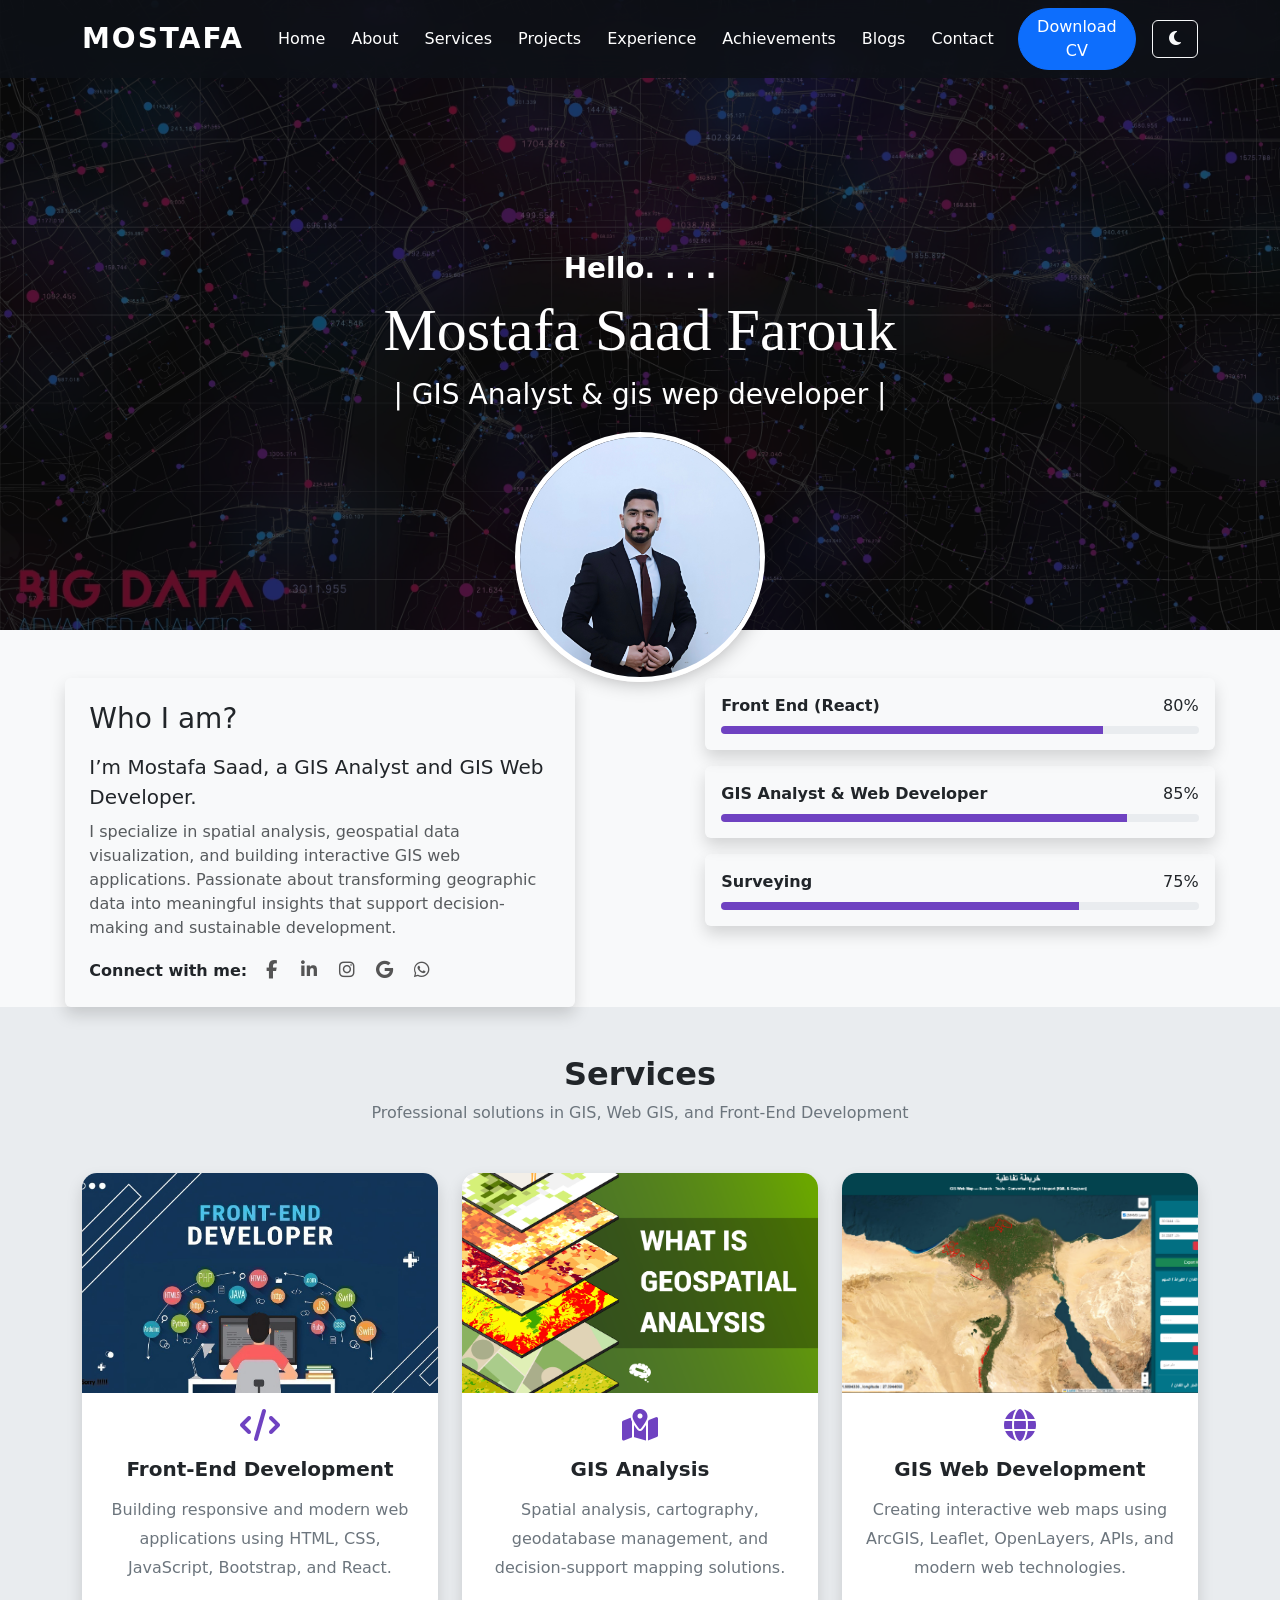
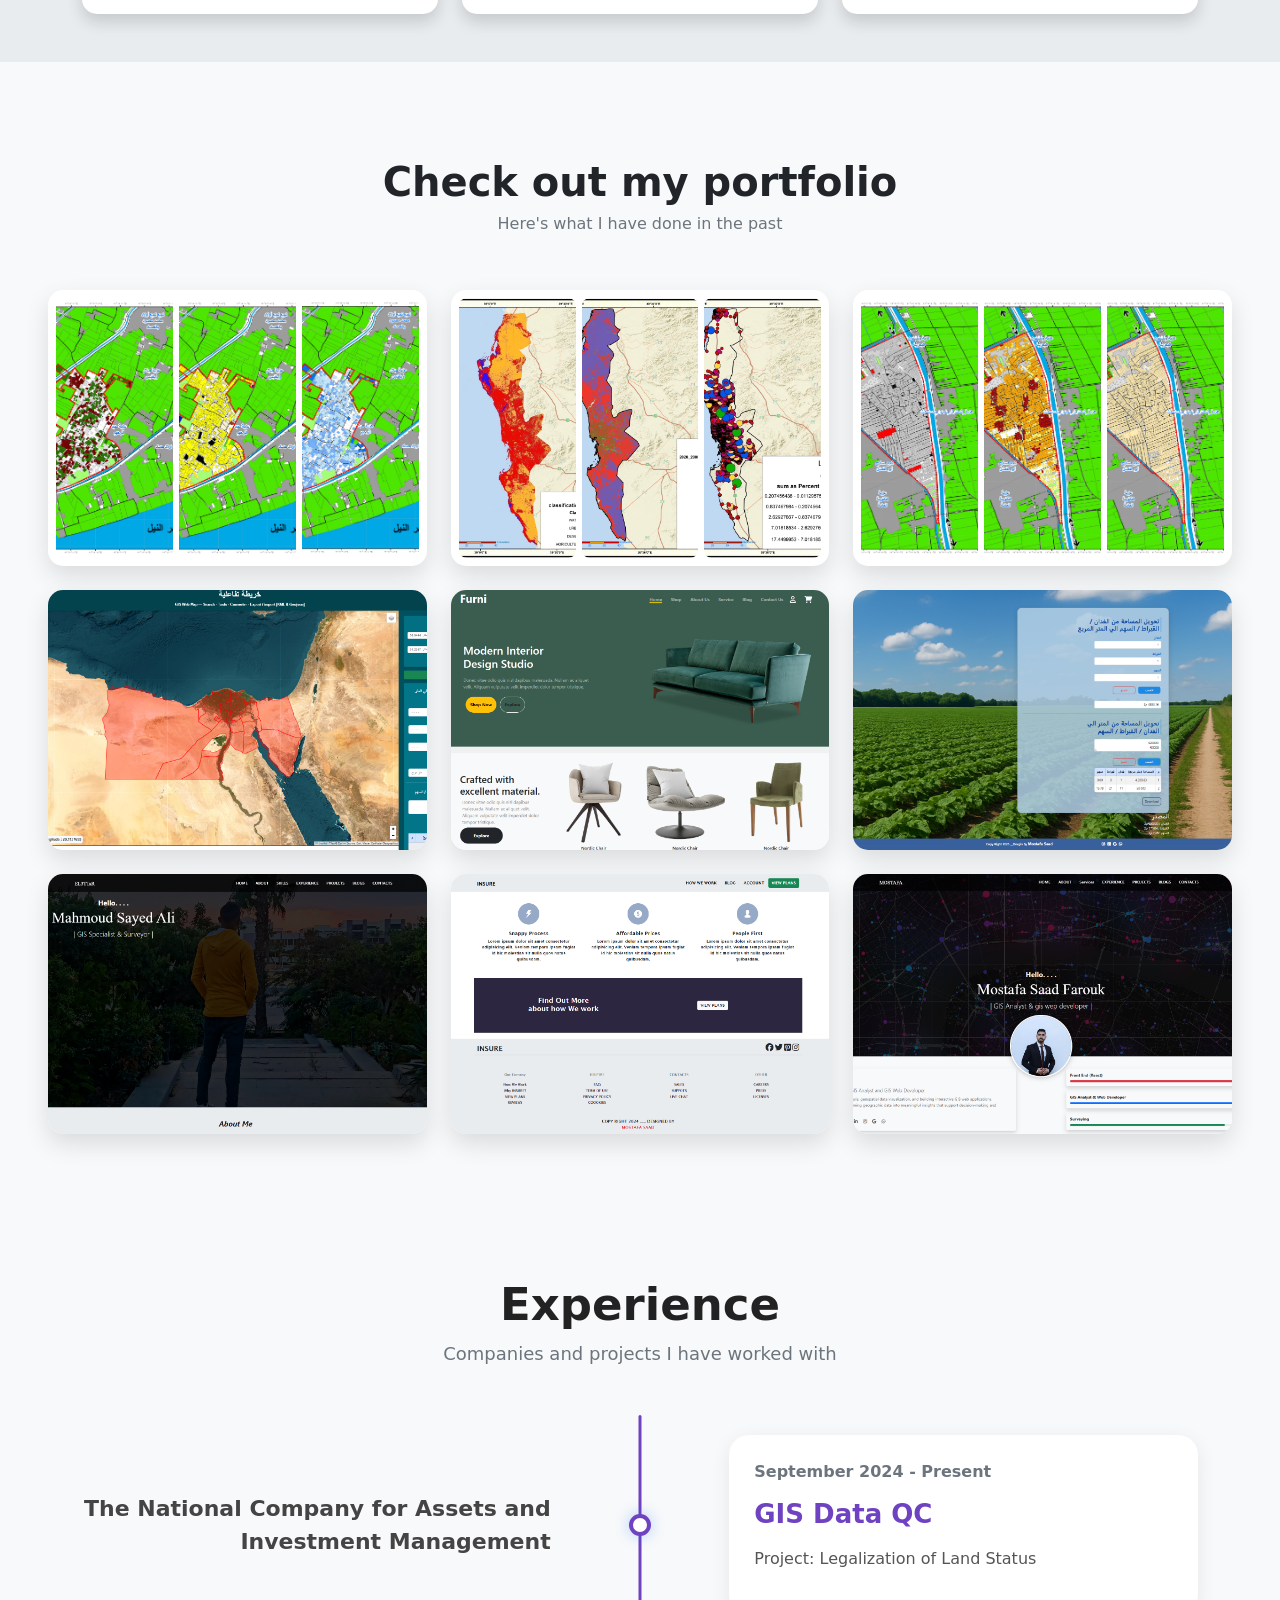
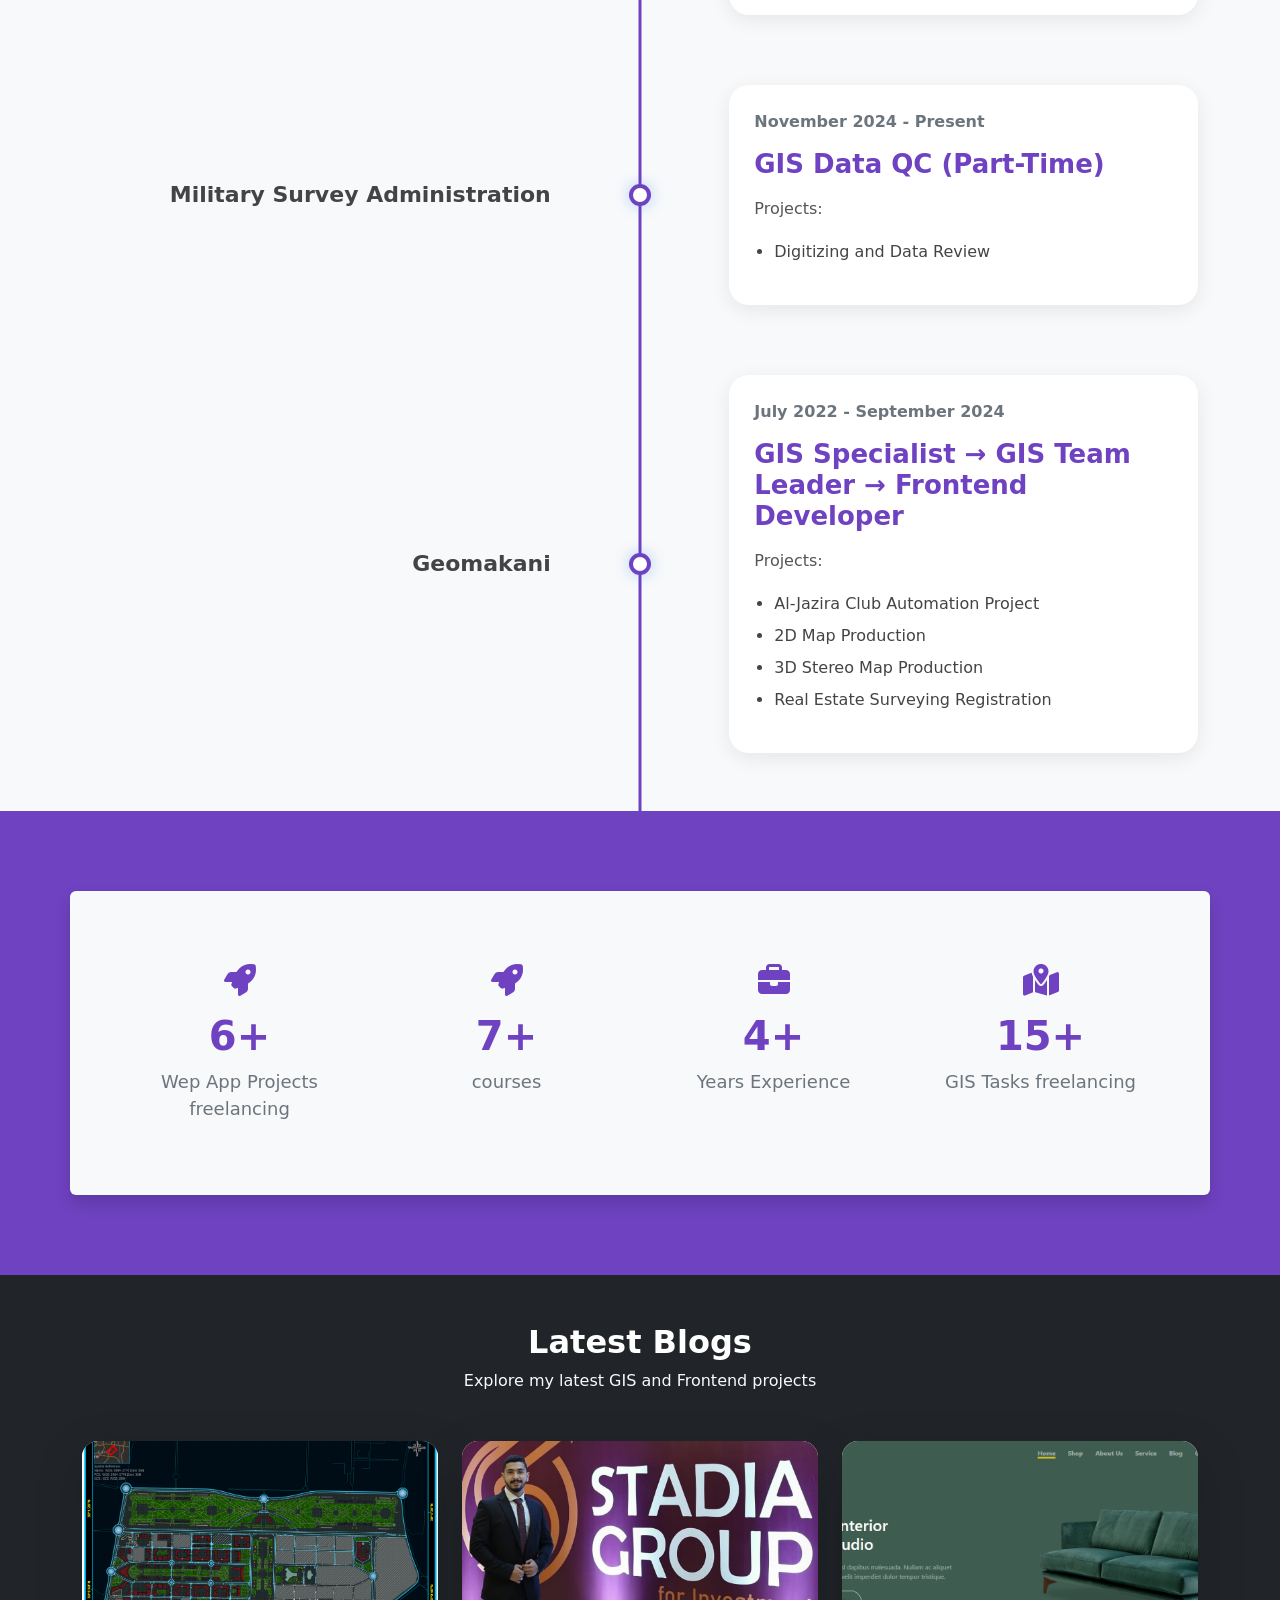
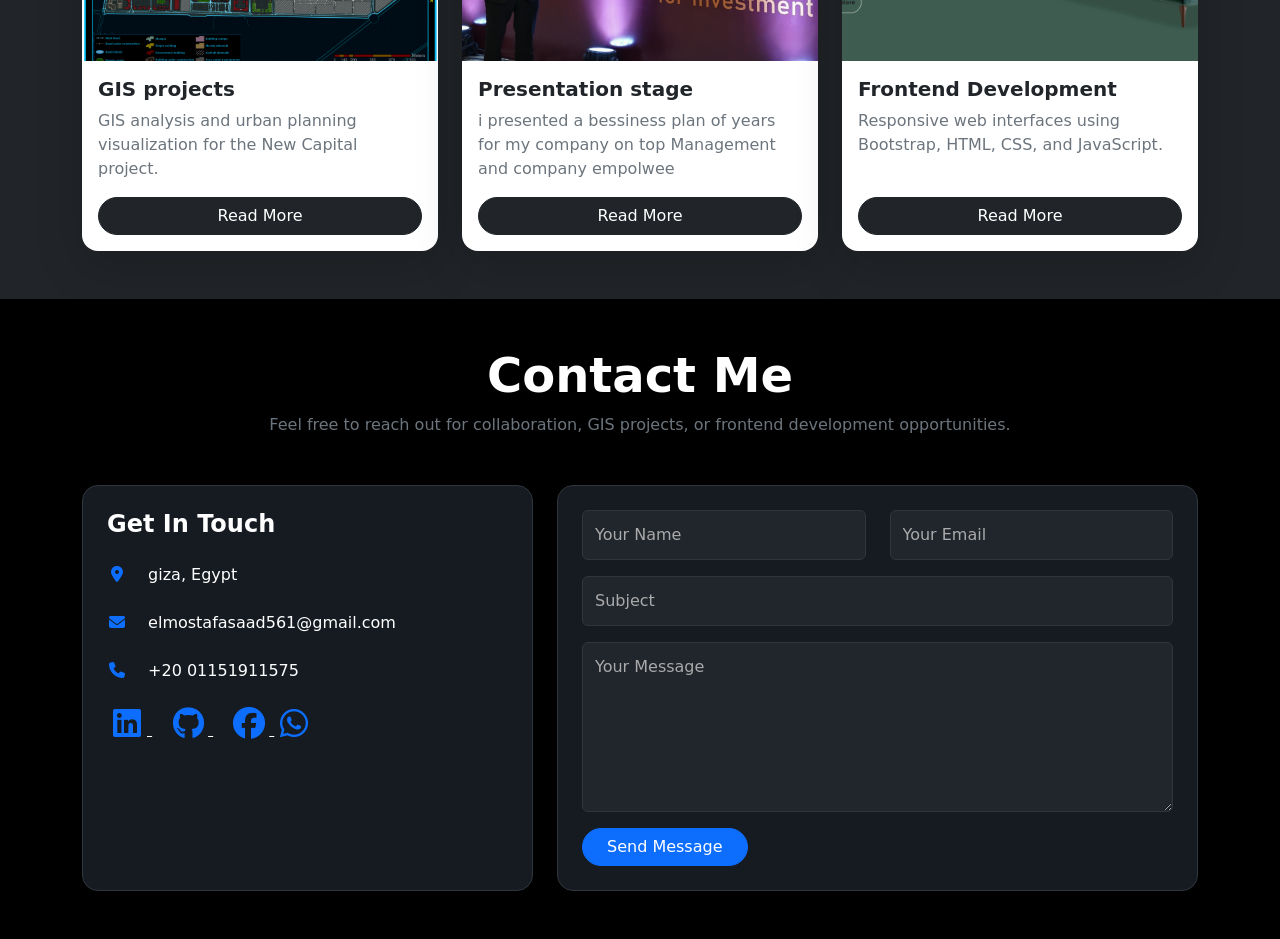
<file: index.html>
<!DOCTYPE html>
<html lang="ar">

<head>
  <meta charset="UTF-8" />
  <meta name="viewport" content="width=device-width, initial-scale=1.0" />

  <title>Mostafa Saad | GIS Specialist & GIS Web Developer</title>

  <!-- SEO -->
  <meta name="description"
    content="Mostafa Saad portfolio - GIS Specialist, GIS Web Developer, Front-End Developer. Experienced in ArcGIS, QGIS, Spatial Analysis, Web GIS, and Frontend Development.">

  <meta name="keywords"
    content="GIS, GIS Specialist, GIS Developer, GIS Web Developer, ArcGIS, QGIS, Leaflet, Frontend Developer, React, JavaScript">

  <meta name="author" content="Mostafa Saad">

  <!-- Open Graph -->
  <meta property="og:title" content="Mostafa Saad portfolio">

  <meta property="og:description" content="GIS Specialist & GIS Web Developer portfolio">

  <meta property="og:type" content="website">

  <meta property="og:image" content="img/mo.jpg">

  <!-- Favicon -->
  <link rel="icon" type="image/png" href="img/mo.jpg">

  <!-- Bootstrap -->
  <link rel="stylesheet" href="css/bootstrap.min.css" />

  <!-- Font Awesome -->
  <link rel="stylesheet" href="css/css/all.min.css">

  <!-- Animate On Scroll (AOS) -->
  <link rel="stylesheet" href="https://unpkg.com/aos@2.3.4/dist/aos.css">

  <!-- Custom CSS -->
  <link rel="stylesheet" href="css/style.css" />
</head>

<body>
  <!-- spinner -->
<div id="preloader">
  <div class="welcome-box">
    <h1>Welcome to</h1>
    <h2>Mostafa Saad Portfolio</h2>
    <div class="loader"></div>
  </div>
</div>
  <!-- nav -->
  <nav class="navbar navbar-expand-lg navbar-dark fixed-top">

    <div class="container">

      <a class="navbar-brand fw-bold fs-3" href="#header">
        MOSTAFA
      </a>

      <button class="navbar-toggler" type="button" data-bs-toggle="collapse" data-bs-target="#navbarSupportedContent">
        <span class="navbar-toggler-icon"></span>
      </button>

      <div class="collapse navbar-collapse" id="navbarSupportedContent">

        <ul class="navbar-nav ms-auto align-items-lg-center">

          <li class="nav-item">
            <a class="nav-link" href="#header">Home</a>
          </li>

          <li class="nav-item">
            <a class="nav-link" href="#about">About</a>
          </li>

          <li class="nav-item">
            <a class="nav-link" href="#service">Services</a>
          </li>

          <li class="nav-item">
            <a class="nav-link" href="#portfolio">Projects</a>
          </li>

          <li class="nav-item">
            <a class="nav-link" href="#experience">Experience</a>
          </li>

          <li class="nav-item">
            <a class="nav-link" href="#achievments">Achievements</a>
          </li>

          <li class="nav-item">
            <a class="nav-link" href="#Bloges">Blogs</a>
          </li>

          <li class="nav-item">
            <a class="nav-link" href="#contact">Contact</a>
          </li>

          <li class="nav-item ms-lg-3">
            <a href="https://drive.google.com/file/d/19sgeuUnTZnB4NpoFQjdvKaLw6LxkZIVS/view?usp=drive_link"
              target="_blank" class="btn btn-primary rounded-pill px-3">
              Download CV
            </a>
          </li>
          <li class="nav-item ms-lg-3">
            <button id="themeToggle" class="btn btn-outline-light">
              <i class="fa-solid fa-moon"></i>
            </button>
          </li>

        </ul>

      </div>

    </div>

  </nav>
  <!-- header -->
  <header id="header">
    <div class="HeadSection">
      <div class="layer"></div>
      <div class="row texthead text-center justify-content-around w-100 ms-auto ">
        <div class="col-md-12 ">
          <h3 class="fw-bold">Hello. . . .</h3>
          <h2>Mostafa Saad Farouk</h2>
          <p class=" fs-3 fw-lighter ">| GIS Analyst & gis wep developer |</p>
        </div>
        <div class="col-md-12 ">
          <img src="img/mo.jpg" alt="" class="img-fluid rounded-circle">
        </div>
      </div>
    </div>
  </header>
  <!-- about -->
  <section class="about bg-body-tertiary P-5" id="about">
    <div class="container-fluid ">
      <div class="row justify-content-around">
        <div class="col-md-5 mt-5">
          <div class="about-box p-4 shadow rounded">
            <h3 class="mb-3">Who I am?</h3>
            <p class="lead mb-2">
              I’m Mostafa Saad, a GIS Analyst and GIS Web Developer.
            </p>
            <p class="text-muted">
              I specialize in spatial analysis, geospatial data visualization, and building interactive GIS web
              applications.
              Passionate about transforming geographic data into meaningful insights that support decision-making and
              sustainable development.
            </p>
            <div class="mt-3">
              <span class="fw-bold me-2">Connect with me:</span>
              <a href="https://www.facebook.com/share/1DAtg1t1AF/" class="social-icon" target="_blank"><i
                  class="fa-brands fa-facebook-f"></i></a>
              <a href="https://www.linkedin.com/in/mostafa-saad-279492252 " class="social-icon" target="_blank"><i
                  class="fa-brands fa-linkedin-in"></i></a>
              <a href="https://www.instagram.com/mo_saad2.2?igsh=MXdnbG5uOGNwejY2bw==" class="social-icon"
                target="_blank"><i class="fa-brands fa-instagram"></i></a>
              <a href="http://elmostafasaad561@gmail.com " class="social-icon"><i class="fa-brands fa-google"
                  target="_blank"></i></a>
              <a href="https://wa.me/201151911575" class="social-icon" target="_blank"><i
                  class="fa-brands fa-whatsapp"></i></a>
            </div>
          </div>
        </div>
        <div class="col-md-5 mt-5">
          <div class="skill-box p-3 shadow rounded mb-3">
            <div class="d-flex justify-content-between mb-2">
              <strong>Front End (React)</strong>
              <span class="counter" data-target="80">0%</span>
            </div>
            <div class="progress" style="height: 8px;">
              <div class="progress-bar  progress-animate" data-width="80" style="background-color: #6f42c1;"></div>
            </div>
          </div>
          <div class="skill-box p-3 shadow rounded mb-3">
            <div class="d-flex justify-content-between mb-2">
              <strong>GIS Analyst & Web Developer</strong>
              <span class="counter" data-target="85">0%</span>
            </div>
            <div class="progress" style="height: 8px;">
              <div class="progress-bar  progress-animate" data-width="85" style="background-color: #6f42c1;"></div>
            </div>
          </div>
          <div class="skill-box p-3 shadow rounded mb-3">
            <div class="d-flex justify-content-between mb-2">
              <strong>Surveying</strong>
              <span class="counter" data-target="75">0%</span>
            </div>
            <div class="progress" style="height: 8px;">
              <div class="progress-bar progress-animate" data-width="75" style="background-color: #6f42c1;"></div>
            </div>
          </div>
        </div>
      </div>
    </div>
  </section>
  <!-- service -->
  <section class="service py-5 bg-body-secondary" id="service">

    <div class="container">

      <div class="text-center mb-5">
        <h2 class="fw-bold">Services</h2>
        <p class="text-secondary">
          Professional solutions in GIS, Web GIS, and Front-End Development
        </p>
      </div>

      <div class="row g-4">

        <!-- Front-End -->

        <div class="col-lg-4 col-md-6">

          <div class="card service-card h-100 border-0 shadow">

            <img src="img/frontend.jpg" class="card-img-top" alt="Front-End Development">

            <div class="card-body text-center">

              <i class="fa-solid fa-code fa-2x mb-3 text-primary"></i>

              <h5 class="fw-bold">
                Front-End Development
              </h5>

              <p class="text-secondary">
                Building responsive and modern web applications using HTML,
                CSS, JavaScript, Bootstrap, and React.
              </p>

            </div>

          </div>

        </div>

        <!-- GIS Analysis -->

        <div class="col-lg-4 col-md-6">

          <div class="card service-card h-100 border-0 shadow">

            <img src="img/what-is-geospatial-analysis-blog.png" class="card-img-top" alt="GIS Analysis">

            <div class="card-body text-center">

              <i class="fa-solid fa-map-location-dot fa-2x mb-3 text-primary"></i>

              <h5 class="fw-bold">
                GIS Analysis
              </h5>

              <p class="text-secondary">
                Spatial analysis, cartography, geodatabase management,
                and decision-support mapping solutions.
              </p>

            </div>

          </div>

        </div>

        <!-- GIS Web Development -->

        <div class="col-lg-4 col-md-6">

          <div class="card service-card h-100 border-0 shadow">

            <img src="img/wepmap.png" class="card-img-top" alt="GIS Web Development">

            <div class="card-body text-center">

              <i class="fa-solid fa-globe fa-2x mb-3 text-primary"></i>

              <h5 class="fw-bold">
                GIS Web Development
              </h5>

              <p class="text-secondary">
                Creating interactive web maps using ArcGIS, Leaflet,
                OpenLayers, APIs, and modern web technologies.
              </p>

            </div>

          </div>

        </div>

      </div>

    </div>

  </section>

  <!-- portifolio -->
  <!-- <section class="portfolio py-5 bg-light" id="portfolio">
    <div class="container-fluid p-5">
      <div class="row text-center mb-5">
        <div class="col-12">
          <h3 class="fs-1 fw-bold">Check out my portfolio</h3>
          <h6 class="text-secondary">
            Here's what I have done in the past
          </h6>
        </div>
      </div>
      <div class="row g-4">
        <div class="col-lg-4 col-md-6">
          <div class="portfolio-card">
            <div class="row g-1 p-2">
              <div class="col-4">
                <img src="img/اسلوب الانشاء.jpg" class="img-fluid rounded">
              </div>
              <div class="col-4">
                <img src="img/استعمالات الاراضى.jpg" class="img-fluid rounded">
              </div>
              <div class="col-4">
                <img src="img/ارتفاعات المبانى.jpg" class="img-fluid rounded">
              </div>
            </div>
            <a href="#">
              <div class="portfolio-layer">
                <h5>GIS Maps Project</h5>
              </div>
            </a>
          </div>
        </div>
        <div class="col-lg-4 col-md-6">
          <div class="portfolio-card">
            <div class="row g-1 p-2">
              <div class="col-4">
                <img src="img/classification_2020_page-0001.jpg" class="img-fluid rounded">
              </div>
              <div class="col-4">
                <img src="img/تغيرات 2000-2020.jpg" class="img-fluid rounded">
              </div>
              <div class="col-4">
                <img src="img/zonal_statistics_page-0001 (1).jpg" class="img-fluid rounded">
              </div>
            </div>
            <a href="#">
              <div class="portfolio-layer">
                <h5>GIS Maps Project</h5>
              </div>
            </a>
          </div>
        </div>
        
        <div class="col-lg-4 col-md-6">
          <div class="portfolio-card">
            <div class="row g-1 p-2">
              <div class="col-4">
                <img src="img/انواع الملكيات.jpg" class="img-fluid rounded">
              </div>
              <div class="col-4">
                <img src="img/حالات المبانى.jpg" class="img-fluid rounded">
              </div>
              <div class="col-4">
                <img src="img/خريطة الاساس.jpg" class="img-fluid rounded">
              </div>
            </div>
            <a href="#">
              <div class="portfolio-layer">
                <h5>GIS Maps Project</h5>
              </div>
            </a>
          </div>
        </div>
        <div class="col-lg-4 col-md-6">
          <div class="portfolio-card">
            <img src="img/wep.png" alt="">
            <a href="https://mostafasaad700.github.io/GIS-WepMapService/" target="_blank">
              <div class="portfolio-layer">
                <h5>GIS Wep Development </h5>
              </div>
            </a>
          </div>
        </div>
        <div class="col-lg-4 col-md-6">
          <div class="portfolio-card">
            <img src="img/furni.png" alt="">
            <a href="https://mostafasaad700.github.io/furni_Project/" target="_blank">
              <div class="portfolio-layer">
                <h5>Furniture Website</h5>
              </div>
            </a>
          </div>
        </div>
        <div class="col-lg-4 col-md-6">
          <div class="portfolio-card">
            <img src="img/calc.png" alt="">
            <a href="https://mostafasaad700.github.io/calculation/" target="_blank">
              <div class="portfolio-layer">
                <h5>Converter for Agriculture </h5>
              </div>
            </a>
          </div>
        </div>
        <div class="col-lg-4 col-md-6">
          <div class="portfolio-card">
            <img src="img/el3atar.png" alt="">
            <a href="https://mostafasaad700.github.io/el3atarPorifolio/" target="_blank">
              <div class="portfolio-layer">
                <h5>El3atar_portfolio Website</h5>
              </div>
            </a>
          </div>
        </div>
        <div class="col-lg-4 col-md-6">
          <div class="portfolio-card">
            <img src="img/insure.png" alt="">
            <a href=" https://mostafasaad700.github.io/insure-project/" target="_blank">
              <div class="portfolio-layer">
                <h5>Insurance System</h5>
              </div>
            </a>
          </div>
        </div>
        <div class="col-lg-4 col-md-6">
          <div class="portfolio-card">
            <img src="img/porti_mos.png" alt="">
            <a href="https://mostafasaad700.github.io/Mostafa-Saad-portfolio/" target="_blank">
              <div class="portfolio-layer">
                <h5>Mostafa-saad portfolio</h5>
              </div>
            </a>
          </div>
        </div>
      </div>
    </div>
  </section> -->

  <section class="portfolio py-5 bg-light" id="portfolio">
    <div class="container-fluid p-5">

      <div class="row text-center mb-5">
        <div class="col-12">
          <h3 class="fs-1 fw-bold">Check out my portfolio</h3>
          <h6 class="text-secondary">
            Here's what I have done in the past
          </h6>
        </div>
      </div>

      <div class="row g-4">

        <!-- Project 1 -->
        <div class="col-lg-4 col-md-6">
          <div class="portfolio-card">

            <div class="gallery">
              <img src="img/اسلوب الانشاء.jpg" alt="Construction Method">
              <img src="img/استعمالات الاراضى.jpg" alt="Land Use">
              <img src="img/ارتفاعات المبانى.jpg" alt="Building Heights">
            </div>

            <a href="#" target="_blank">
              <div class="portfolio-layer">
                <div>
                  <h5>Urban Planning Maps</h5>
                  <p>Construction • Land Use • Building Heights</p>
                </div>
              </div>
            </a>

          </div>
        </div>

        <!-- Project 2 -->
        <div class="col-lg-4 col-md-6">
          <div class="portfolio-card">

            <div class="gallery">
              <img src="img/classification_2020_page-0001.jpg" alt="">
              <img src="img/تغيرات 2000-2020.jpg" alt="">
              <img src="img/zonal_statistics_page-0001 (1).jpg" alt="">
            </div>

            <a href="#" target="_blank">
              <div class="portfolio-layer">
                <div>
                  <h5>Remote Sensing Analysis</h5>
                  <p>Classification • Change Detection • Zonal Statistics</p>
                </div>
              </div>
            </a>

          </div>
        </div>

        <!-- Project 3 -->
        <div class="col-lg-4 col-md-6">
          <div class="portfolio-card">

            <div class="gallery">
              <img src="img/انواع الملكيات.jpg" alt="">
              <img src="img/حالات المبانى.jpg" alt="">
              <img src="img/خريطة الاساس.jpg" alt="">
            </div>

            <a href="#" target="_blank">
              <div class="portfolio-layer">
                <div>
                  <h5>Cadastral GIS Maps</h5>
                  <p>Ownership • Building Condition • Base Map</p>
                </div>
              </div>
            </a>

          </div>
        </div>

        <!-- GIS Web -->
        <div class="col-lg-4 col-md-6">
          <div class="portfolio-card">
            <img src="img/wep.png" class="img-fluid" alt="">
            <a href="https://mostafasaad700.github.io/GIS-WepMapService/" target="_blank">
              <div class="portfolio-layer">
                <div>
                  <h5>GIS Web Application</h5>
                  <p>HTML • CSS • Bootstrap • JavaScript • Leaflet</p>
                </div>
              </div>
            </a>
          </div>
        </div>

        <!-- Furniture -->
        <div class="col-lg-4 col-md-6">
          <div class="portfolio-card">
            <img src="img/furni.png" class="img-fluid" alt="">
            <a href="https://mostafasaad700.github.io/furni_Project/" target="_blank">
              <div class="portfolio-layer">
                <div>
                  <h5>Furniture Website</h5>
                  <p>Bootstrap Website</p>
                </div>
              </div>
            </a>
          </div>
        </div>

        <!-- Converter -->
        <div class="col-lg-4 col-md-6">
          <div class="portfolio-card">
            <img src="img/calc.png" class="img-fluid" alt="">
            <a href="https://mostafasaad700.github.io/calculation/" target="_blank">
              <div class="portfolio-layer">
                <div>
                  <h5>Agriculture Converter</h5>
                  <p>JavaScript Calculator</p>
                </div>
              </div>
            </a>
          </div>
        </div>

        <!-- portfolio -->
        <div class="col-lg-4 col-md-6">
          <div class="portfolio-card">
            <img src="img/el3atar.png" class="img-fluid" alt="">
            <a href="https://mostafasaad700.github.io/el3atarPorifolio/" target="_blank">
              <div class="portfolio-layer">
                <div>
                  <h5>portfolio Website</h5>
                  <p>Responsive portfolio</p>
                </div>
              </div>
            </a>
          </div>
        </div>

        <!-- Insurance -->
        <div class="col-lg-4 col-md-6">
          <div class="portfolio-card">
            <img src="img/insure.png" class="img-fluid" alt="">
            <a href="https://mostafasaad700.github.io/insure-project/" target="_blank">
              <div class="portfolio-layer">
                <div>
                  <h5>Insurance System</h5>
                  <p>Responsive Web Application</p>
                </div>
              </div>
            </a>
          </div>
        </div>

        <!-- Personal portfolio -->
        <div class="col-lg-4 col-md-6">
          <div class="portfolio-card">
            <img src="img/porti_mos.png" class="img-fluid" alt="">
            <a href="https://mostafasaad700.github.io/Mostafa-Saad-portfolio/" target="_blank">
              <div class="portfolio-layer">
                <div>
                  <h5>Personal portfolio</h5>
                  <p>HTML • CSS • Bootstrap • JavaScript</p>
                </div>
              </div>
            </a>
          </div>
        </div>

      </div>
    </div>
  </section>
  <!-- work ex -->
  <section class="experience py-5" id="experience">

    <div class="container">

      <div class="text-center mb-5">
        <h2 class="fw-bold">Experience</h2>

        <p class="text-secondary">
          Companies and projects I have worked with
        </p>
      </div>

      <div class="timeline">

        <!-- item -->

        <div class="timeline-item">

          <div class="timeline-left">
            <p>The National Company for Assets and Investment Management</p>
          </div>

          <div class="timeline-center">
            <span></span>
          </div>

          <div class="timeline-right">
            <small>September 2024 - Present</small>

            <h4>GIS Data QC</h4>

            <p>
              Project: Legalization of Land Status
            </p>
          </div>

        </div>

        <!-- item -->

        <div class="timeline-item">

          <div class="timeline-left">
            <p>Military Survey Administration</p>
          </div>

          <div class="timeline-center">
            <span></span>
          </div>

          <div class="timeline-right">

            <small>November 2024 - Present</small>

            <h4>GIS Data QC (Part-Time)</h4>

            <p>
              Projects:
            </p>

            <ul>
              <li>Digitizing and Data Review</li>
            </ul>

          </div>

        </div>

        <!-- item -->

        <div class="timeline-item">

          <div class="timeline-left">
            <p>Geomakani</p>
          </div>

          <div class="timeline-center">
            <span></span>
          </div>

          <div class="timeline-right">

            <small>July 2022 - September 2024</small>

            <h4>
              GIS Specialist → GIS Team Leader → Frontend Developer
            </h4>

            <p>
              Projects:
            </p>

            <ul>
              <li>Al-Jazira Club Automation Project</li>
              <li>2D Map Production</li>
              <li>3D Stereo Map Production</li>
              <li>Real Estate Surveying Registration</li>
            </ul>

          </div>

        </div>

      </div>

    </div>

  </section>
  <!-- Achevments -->
  <section class="achevments px-2" id="achievments">
    <div class="container bg-light p-5 rounded shadow ">

      <div class="row text-center gy-4">

        <div class="col-md-3">
          <div class="content">
            <i class="fa-solid fa-rocket fa-2x mb-3" style="color: #6f42c1;"></i>
            <h3 class="fw-bold">6+</h3>
            <p class="text-secondary mb-0">Wep App Projects freelancing</p>
          </div>
        </div>
        <div class="col-md-3">
          <div class="content">
            <i class="fa-solid fa-rocket fa-2x mb-3" style="color: #6f42c1;"></i>
            <h3 class="fw-bold">7+</h3>
            <p class="text-secondary mb-0">courses</p>
          </div>
        </div>

        <div class="col-md-3">
          <div class="content">
            <i class="fa-solid fa-briefcase fa-2x mb-3" style="color: #6f42c1;"></i>
            <h3 class="fw-bold">4+</h3>
            <p class="text-secondary mb-0">Years Experience</p>
          </div>
        </div>

        <div class="col-md-3">
          <div class="content">
            <i class="fa-solid fa-map-location-dot fa-2x mb-3" style="color: #6f42c1;"></i>
            <h3 class="fw-bold">15+</h3>
            <p class="text-secondary mb-0">GIS Tasks freelancing</p>
          </div>
        </div>

      </div>
    </div>
  </section>
  <!-- bloge -->
  <section class="Bloges py-5 bg-dark" id="Bloges">
    <div class="container">
      <div class="text-center text-white mb-5">
        <h2 class="fw-bold">Latest Blogs</h2>
        <p class="text-light">Explore my latest GIS and Frontend projects</p>
      </div>

      <div class="row gy-4 justify-content-center">

        <!-- Card 1 -->
        <div class="col-md-4 d-flex justify-content-center">
          <div class="card shadow-lg border-0 rounded-4 overflow-hidden h-100">

            <img src="img/العاصمة الادارية.jpg" class="card-img-top" alt="">

            <div class="card-body d-flex flex-column">

              <h5 class="card-title fw-bold">
                GIS projects
              </h5>

              <p class="card-text text-secondary">
                GIS analysis and urban planning visualization for the New Capital project.
              </p>

              <a href="gis.html" class="btn btn-dark mt-auto rounded-pill">
                Read More
              </a>

            </div>
          </div>
        </div>

        <!-- Card 2 -->
        <div class="col-md-4 d-flex justify-content-center">
          <div class="card shadow-lg border-0 rounded-4 overflow-hidden h-100">

            <img src="img/WhatsApp Image 2026-05-20 at 2.56.03 PM.jpeg" class="card-img-top" alt="">

            <div class="card-body d-flex flex-column">

              <h5 class="card-title fw-bold">
                Presentation stage
              </h5>

              <p class="card-text text-secondary">
                i presented a bessiness plan of years for my company on top Management and company empolwee
              </p>

              <a href="geomakani.html" class="btn btn-dark mt-auto rounded-pill" target="_blank">
                Read More
              </a>

            </div>
          </div>
        </div>

        <!-- Card 3 -->
        <div class="col-md-4 d-flex justify-content-center">
          <div class="card shadow-lg border-0 rounded-4 overflow-hidden h-100">

            <img src="img/blog3.PNG" class="card-img-top" alt="">

            <div class="card-body d-flex flex-column">

              <h5 class="card-title fw-bold">
                Frontend Development
              </h5>

              <p class="card-text text-secondary">
                Responsive web interfaces using Bootstrap, HTML, CSS, and JavaScript.
              </p>

              <a href="frontend.html" class="btn btn-dark mt-auto rounded-pill" target="_blank">
                Read More
              </a>

            </div>
          </div>
        </div>

      </div>
    </div>
  </section>
  <!-- contacs -->
  <section class="contact py-5 bg-black text-white" id="contact">

    <div class="container">

      <div class="text-center mb-5">
        <h2 class="fw-bold display-5">Contact Me</h2>
        <p class="text-secondary">
          Feel free to reach out for collaboration, GIS projects, or frontend development opportunities.
        </p>
      </div>

      <div class="row g-4">

        <!-- Contact Info -->
        <div class="col-lg-5">

          <div class="contact-info p-4 rounded-4 h-100">

            <h4 class="fw-bold mb-4">Get In Touch</h4>

            <div class="mb-4">
              <i class="fa-solid fa-location-dot me-3"></i>
              giza, Egypt
            </div>

            <div class="mb-4">
              <i class="fa-solid fa-envelope me-3"></i>
              elmostafasaad561@gmail.com
            </div>

            <div class="mb-4">
              <i class="fa-solid fa-phone me-3"></i>
              +20 01151911575
            </div>

            <div class="social-links mt-4">

              <a href="#" class="me-3" target="_blank">
                <i class="fa-brands fa-linkedin fa-2x"></i>
              </a>

              <a href="#" class="me-3" target="_blank">
                <i class="fa-brands fa-github fa-2x"></i>
              </a>

              <a href="#" target="_blank">
                <i class="fa-brands fa-facebook fa-2x"></i>
              </a>
              <a href="https://wa.me/201151911575" target="_blank">
                <i class="fa-brands fa-whatsapp fa-2x"></i>
              </a>

            </div>

          </div>

        </div>

        <!-- Contact Form -->
        <div class="col-lg-7">

          <form class="contact-form p-4 rounded-4">

            <div class="row">

              <div class="col-md-6 mb-3">
                <input type="text" class="form-control" placeholder="Your Name">
              </div>

              <div class="col-md-6 mb-3">
                <input type="email" class="form-control" placeholder="Your Email">
              </div>

            </div>

            <div class="mb-3">
              <input type="text" class="form-control" placeholder="Subject">
            </div>

            <div class="mb-3">
              <textarea class="form-control" rows="6" placeholder="Your Message"></textarea>
            </div>

            <a href="">
              <button class="btn btn-primary px-4 rounded-pill">
                Send Message
              </button>
            </a>

          </form>

        </div>

      </div>

    </div>

  </section>

  <script src="js/bootstrap.bundle.min.js"></script>
  <script src="js/main.js"></script>
</body>

</html>
</file>
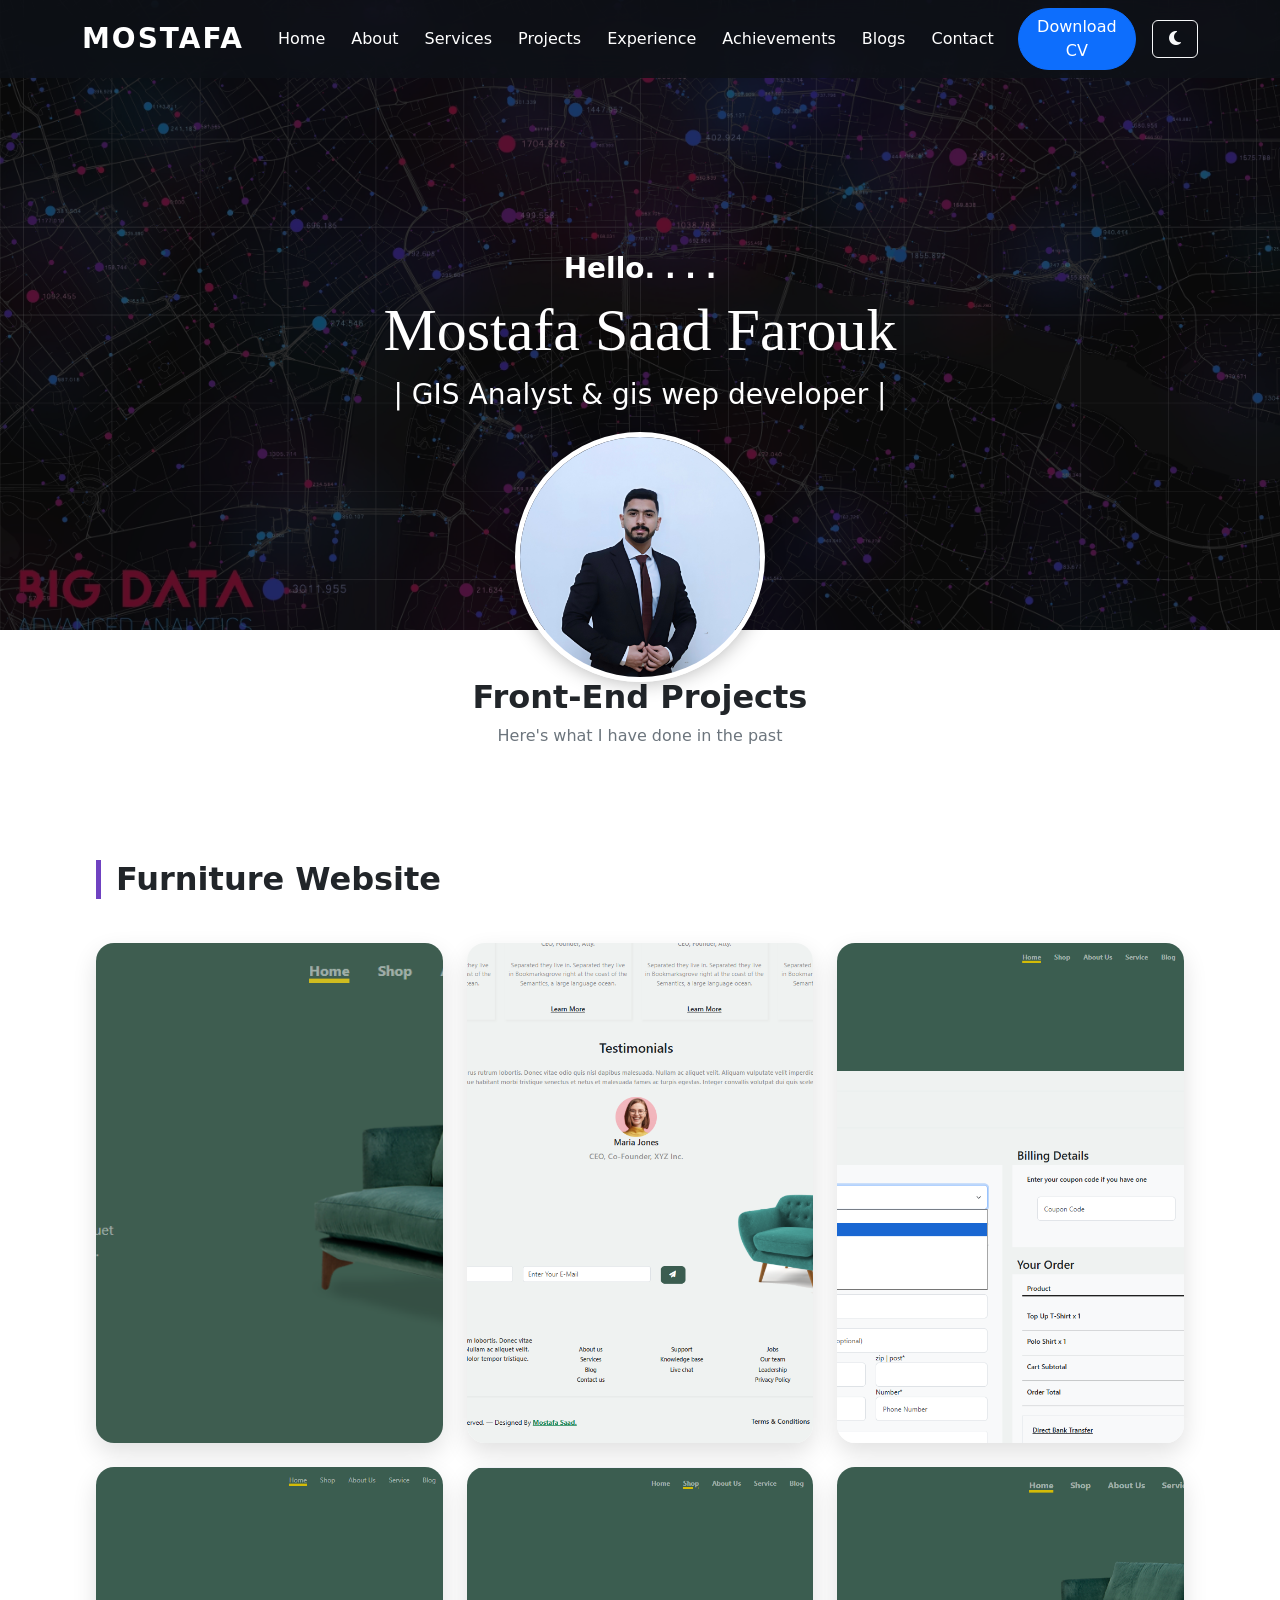
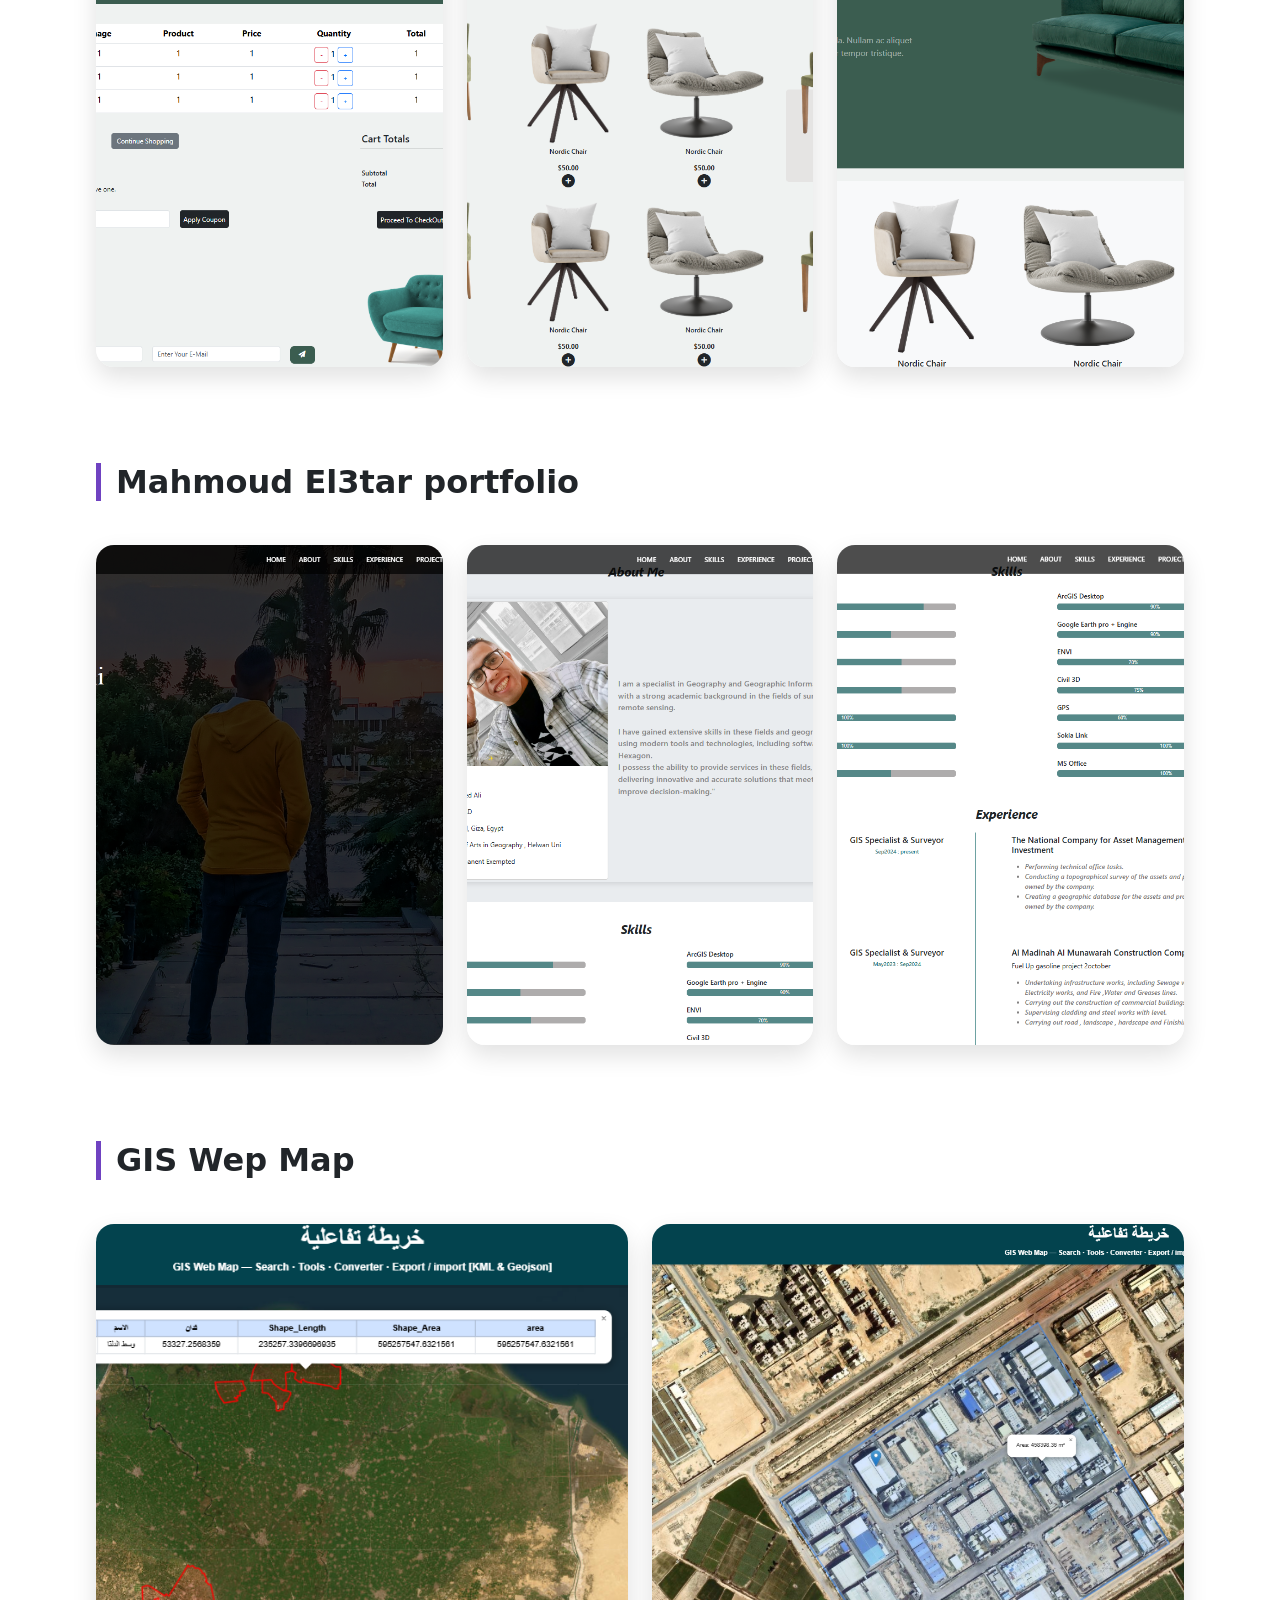
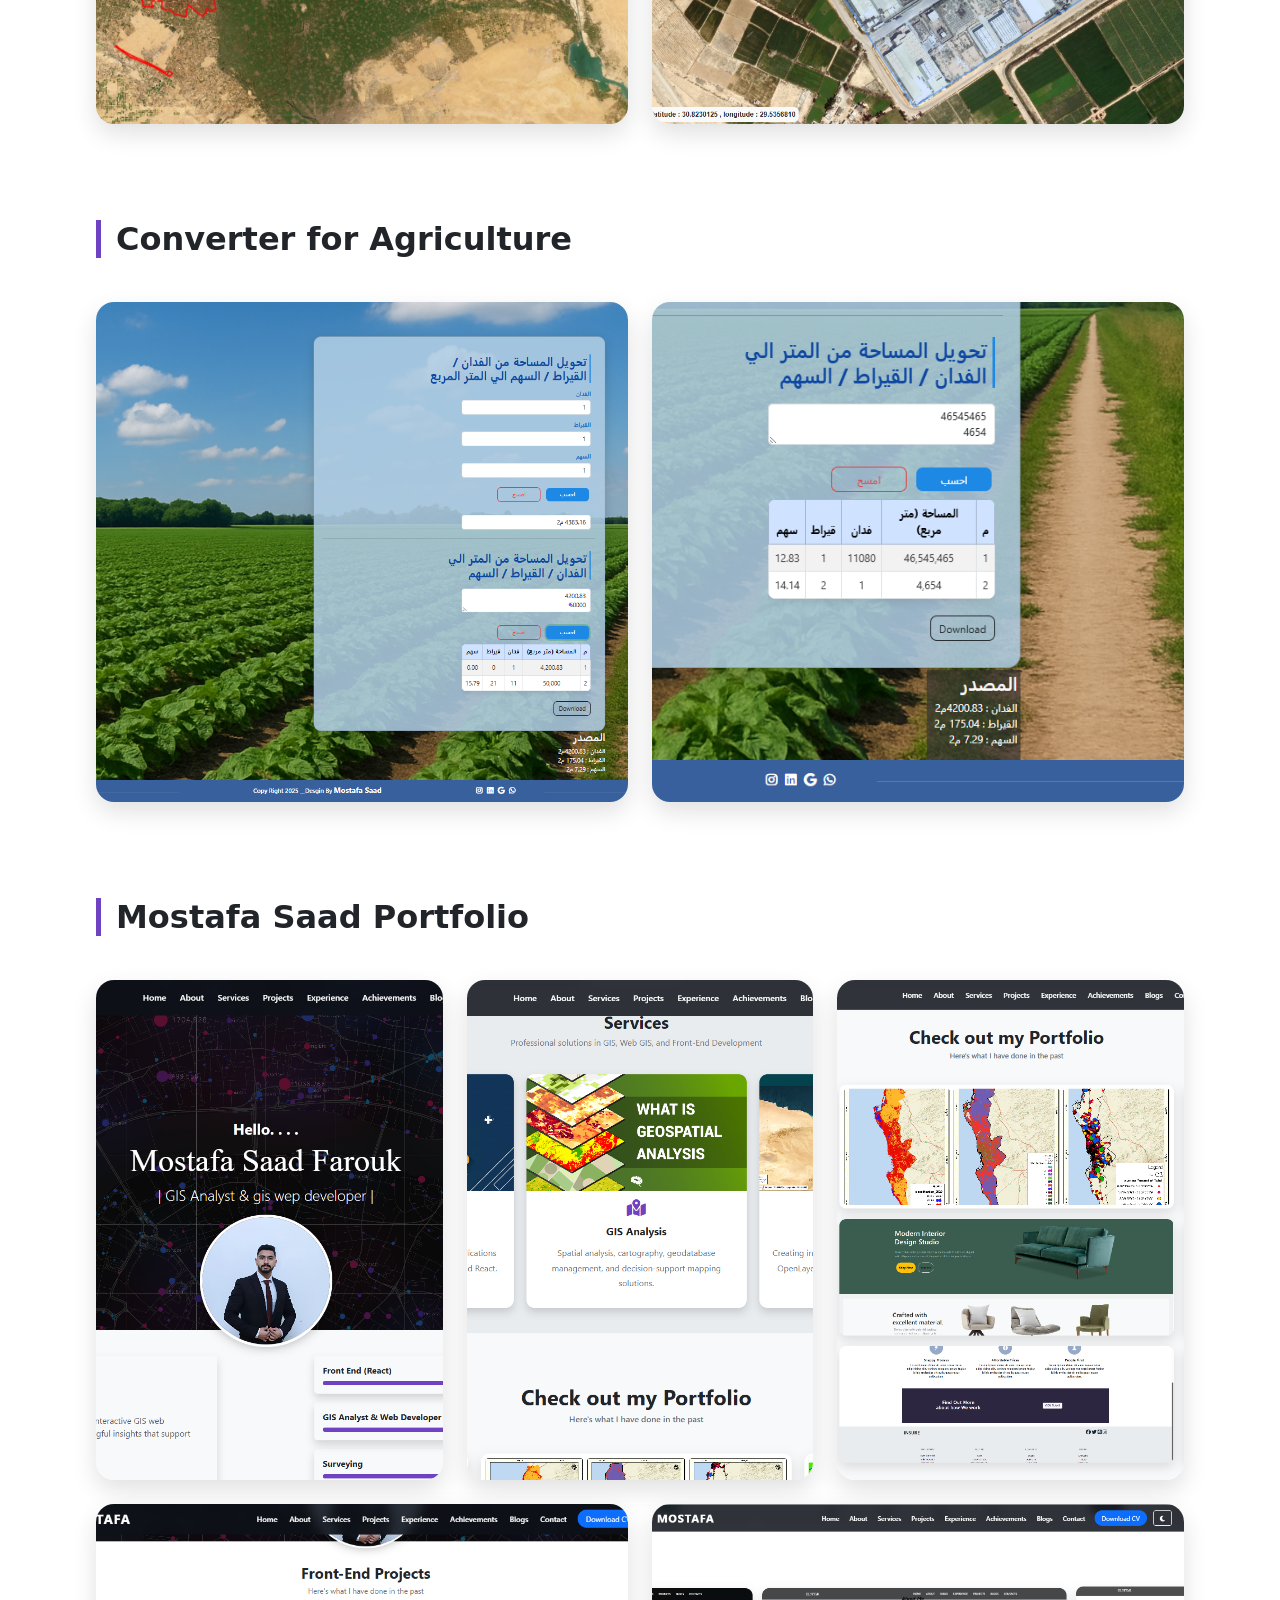
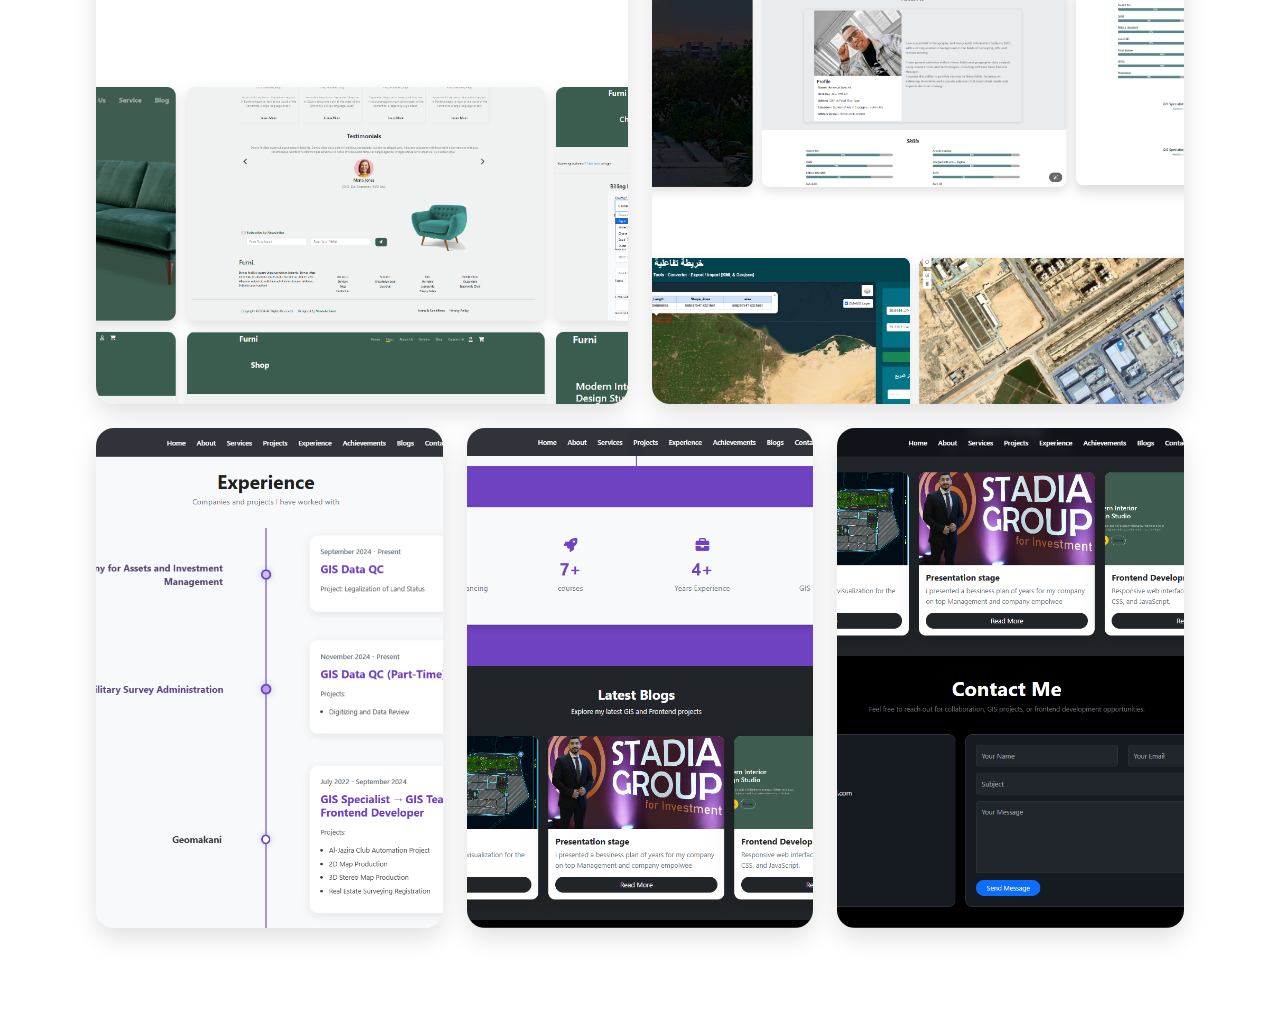
<file: frontend.html>
<!DOCTYPE html>
<html lang="ar">

<head>
    <meta charset="UTF-8" />
    <meta name="viewport" content="width=device-width, initial-scale=1.0" />

    <title>Mostafa Saad | GIS Specialist & GIS Web Developer</title>

    <!-- SEO -->
    <meta name="description"
        content="Mostafa Saad Portfolio - GIS Specialist, GIS Web Developer, Front-End Developer. Experienced in ArcGIS, QGIS, Spatial Analysis, Web GIS, and Frontend Development.">

    <meta name="keywords"
        content="GIS, GIS Specialist, GIS Developer, GIS Web Developer, ArcGIS, QGIS, Leaflet, Frontend Developer, React, JavaScript">

    <meta name="author" content="Mostafa Saad">

    <!-- Open Graph -->
    <meta property="og:title" content="Mostafa Saad Portfolio">

    <meta property="og:description" content="GIS Specialist & GIS Web Developer Portfolio">

    <meta property="og:type" content="website">

    <meta property="og:image" content="img/mo.jpg">

    <!-- Favicon -->
    <link rel="icon" type="image/png" href="img/mo.jpg">

    <!-- Bootstrap -->
    <link rel="stylesheet" href="css/bootstrap.min.css" />

    <!-- Font Awesome -->
    <link rel="stylesheet" href="css/css/all.min.css">

    <!-- Animate On Scroll (AOS) -->
    <link rel="stylesheet" href="https://unpkg.com/aos@2.3.4/dist/aos.css">

    <!-- Custom CSS -->
    <link rel="stylesheet" href="css/frontend.css" />
</head>

<body>
    <!-- spinner -->
    <div id="preloader">
        <div class="welcome-box">
            <h1>Welcome to</h1>
            <h2>My FrontEnd Projects</h2>
            <div class="loader"></div>
        </div>
    </div>

    <!-- nav -->
    <nav class="navbar navbar-expand-lg navbar-dark fixed-top">

        <div class="container">

            <a class="navbar-brand fw-bold fs-3" href="index.html">
                MOSTAFA
            </a>

            <button class="navbar-toggler" type="button" data-bs-toggle="collapse"
                data-bs-target="#navbarSupportedContent">
                <span class="navbar-toggler-icon"></span>
            </button>

            <div class="collapse navbar-collapse" id="navbarSupportedContent">

                <ul class="navbar-nav ms-auto align-items-lg-center">

                    <li class="nav-item">
                        <a class="nav-link" href="index.html">Home</a>
                    </li>

                    <li class="nav-item">
                        <a class="nav-link" href="index.html">About</a>
                    </li>

                    <li class="nav-item">
                        <a class="nav-link" href="index.html">Services</a>
                    </li>

                    <li class="nav-item">
                        <a class="nav-link" href="index.html">Projects</a>
                    </li>

                    <li class="nav-item">
                        <a class="nav-link" href="index.html">Experience</a>
                    </li>

                    <li class="nav-item">
                        <a class="nav-link" href="index.html">Achievements</a>
                    </li>

                    <li class="nav-item">
                        <a class="nav-link" href="index.html">Blogs</a>
                    </li>

                    <li class="nav-item">
                        <a class="nav-link" href="index.html">Contact</a>
                    </li>

                    <li class="nav-item ms-lg-3">
                        <a href="https://drive.google.com/file/d/19sgeuUnTZnB4NpoFQjdvKaLw6LxkZIVS/view?usp=drive_link"
                            target="_blank" class="btn btn-primary rounded-pill px-3">
                            Download CV
                        </a>
                    </li>
                    <li class="nav-item ms-lg-3">
                        <button id="themeToggle" class="btn btn-outline-light">
                            <i class="fa-solid fa-moon"></i>
                        </button>
                    </li>

                </ul>

            </div>

        </div>

    </nav>
    <!-- header -->
    <header id="header">
        <div class="HeadSection">
            <div class="layer"></div>
            <div class="row texthead text-center justify-content-around w-100 ms-auto ">
                <div class="col-md-12 ">
                    <h3 class="fw-bold">Hello. . . .</h3>
                    <h2>Mostafa Saad Farouk</h2>
                    <p class=" fs-3 fw-lighter ">| GIS Analyst & gis wep developer |</p>
                </div>
                <div class="col-md-12 ">
                    <img src="img/mo.jpg" alt="" class="img-fluid rounded-circle">
                </div>
            </div>
        </div>
    </header>
    <div class="projects container-fluid p-5">

        <div class="row text-center mb-5">
            <div class="col-12">
                <h2 class="fw-bold">Front-End Projects</h2>
                <p class="text-secondary">
                    Here's what I have done in the past
                </p>
            </div>
        </div>
        <!--furni Project  -->
        <div class="furni container-fluid p-5">

            <div class="row mb-4">
                <div class="col-12">
                    <h3 class="project-title">Furniture Website</h3>
                </div>
            </div>

            <div class="row g-4">

                <div class="col-lg-4 col-md-6">
                    <div class="frontend-card">
                        <img src="img/blog3.PNG" alt="">
                    </div>
                </div>

                <div class="col-lg-4 col-md-6">
                    <div class="frontend-card">
                        <img src="img/furni-2.png" alt="">
                    </div>
                </div>

                <div class="col-lg-4 col-md-6">
                    <div class="frontend-card">
                        <img src="img/furni-4.png" alt="">
                    </div>
                </div>

                <div class="col-lg-4 col-md-6">
                    <div class="frontend-card">
                        <img src="img/furni-3.png" alt="">
                    </div>
                </div>

                <div class="col-lg-4 col-md-6">
                    <div class="frontend-card">
                        <img src="img/furni-5.png" alt="">
                    </div>
                </div>

                <div class="col-lg-4 col-md-6">
                    <div class="frontend-card">
                        <img src="img/furni.png" alt="">
                    </div>
                </div>

            </div>
        </div>
        <!-- el3atar portfolio -->
        <div class="el3atar container-fluid p-5">

            <div class="row mb-4">
                <div class="col-12">
                    <h3 class="project-title">Mahmoud El3tar portfolio</h3>
                </div>
            </div>

            <div class="row g-4">

                <div class="col-lg-4 col-md-6">
                    <div class="frontend-card">
                        <img src="img/atar-1.png" alt="">
                    </div>
                </div>

                <div class="col-lg-4 col-md-6">
                    <div class="frontend-card">
                        <img src="img/atar-2.png" alt="">
                    </div>
                </div>

                <div class="col-lg-4 col-md-6">
                    <div class="frontend-card">
                        <img src="img/atar-3.png" alt="">
                    </div>
                </div>
            </div>
        </div>
        <!-- wepmap -->
        <div class="wepmap container-fluid p-5">

            <div class="row mb-4">
                <div class="col-12">
                    <h3 class="project-title">GIS Wep Map </h3>
                </div>
            </div>
            <div class="row g-4">
                <div class="col-lg-6 col-md-6">
                    <div class="frontend-card">
                        <img src="img/wep-1.png" alt="wep map photo">
                    </div>
                </div>
                <div class="col-lg-6 col-md-6">
                    <div class="frontend-card">
                        <img src="img/wep-3.png" alt="wep map photo">
                    </div>
                </div>
            </div>

        </div>
        <!-- calc -->
        <div class="calc container-fluid p-5">

            <div class="row mb-4">
                <div class="col-12">
                    <h3 class="project-title">Converter for Agriculture</h3>
                </div>
            </div>
            <div class="row g-4">
                <div class="col-lg-6 col-md-6">
                    <div class="frontend-card">
                        <img src="img/calc.png" alt="wep map photo">
                    </div>
                </div>
                <div class="col-lg-6 col-md-6">
                    <div class="frontend-card">
                        <img src="img/calc.-1.png" alt="wep map photo">
                    </div>
                </div>
            </div>

        </div>
        <!-- mostafa_portfolio -->
        <div class="calc container-fluid p-5">

            <div class="row mb-4">
                <div class="col-12">
                    <h3 class="project-title">Mostafa Saad Portfolio</h3>
                </div>
            </div>
            <div class="row g-4">
                <div class="col-lg-4 col-md-6">
                    <div class="frontend-card">
                        <img src="img/mo1.png" alt="wep map photo">
                    </div>
                </div>
                <div class="col-lg-4 col-md-6">
                    <div class="frontend-card">
                        <img src="img/mo-2.png" alt="wep map photo">
                    </div>
                </div>
                <div class="col-lg-4 col-md-6">
                    <div class="frontend-card">
                        <img src="img/mo-3.png" alt="wep map photo">
                    </div>
                </div>
                <div class="col-lg-6 col-md-6">
                    <div class="frontend-card">
                        <img src="img/mo7.png" alt="wep map photo">
                    </div>
                </div>
                <div class="col-lg-6 col-md-6">
                    <div class="frontend-card">
                        <img src="img/mo8.png" alt="wep map photo">
                    </div>
                </div>
                <div class="col-lg-4 col-md-6">
                    <div class="frontend-card">
                        <img src="img/mo4.png" alt="wep map photo">
                    </div>
                </div>
                <div class="col-lg-4 col-md-6">
                    <div class="frontend-card">
                        <img src="img/mo5.png" alt="wep map photo">
                    </div>
                </div>
                <div class="col-lg-4 col-md-6">
                    <div class="frontend-card">
                        <img src="img/mo6.png" alt="wep map photo">
                    </div>
                </div>


            </div>

        </div>
    </div>
    <script src="js/bootstrap.bundle.min.js"></script>
    <script src="js/front.js"></script>
</body>

</html>
</file>
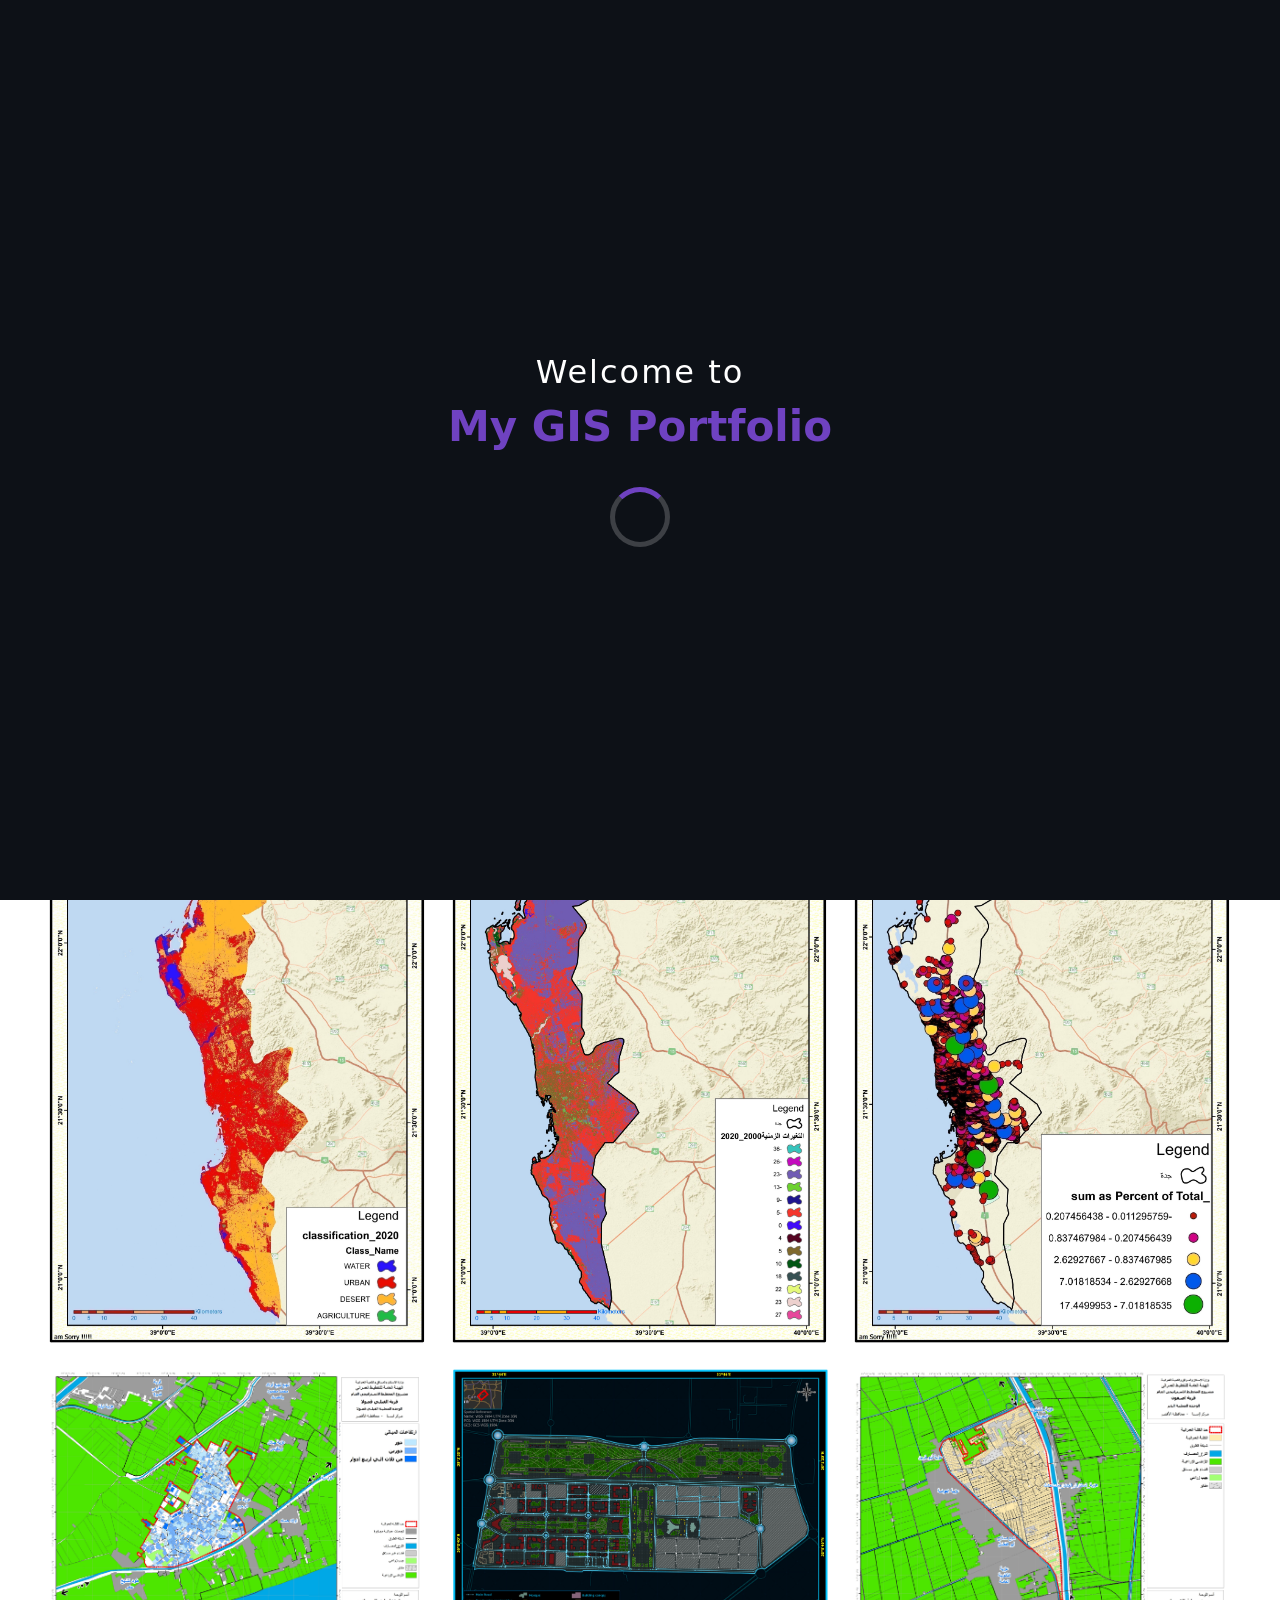
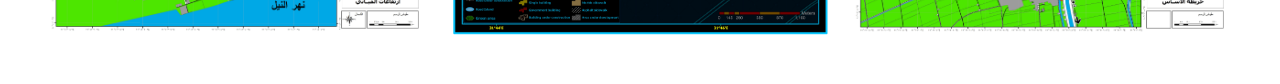
<file: gis.html>
<!DOCTYPE html>
<html lang="ar">

<head>
  <meta charset="UTF-8" />
  <meta name="viewport" content="width=device-width, initial-scale=1.0" />

  <title>Mostafa Saad | GIS Specialist & GIS Web Developer</title>

  <!-- SEO -->
  <meta name="description"
    content="Mostafa Saad Portfolio - GIS Specialist, GIS Web Developer, Front-End Developer. Experienced in ArcGIS, QGIS, Spatial Analysis, Web GIS, and Frontend Development.">

  <meta name="keywords"
    content="GIS, GIS Specialist, GIS Developer, GIS Web Developer, ArcGIS, QGIS, Leaflet, Frontend Developer, React, JavaScript">

  <meta name="author" content="Mostafa Saad">

  <!-- Open Graph -->
  <meta property="og:title" content="Mostafa Saad Portfolio">

  <meta property="og:description" content="GIS Specialist & GIS Web Developer Portfolio">

  <meta property="og:type" content="website">

  <meta property="og:image" content="img/mo.jpg">

  <!-- Favicon -->
  <link rel="icon" type="image/png" href="img/mo.jpg">

  <!-- Bootstrap -->
  <link rel="stylesheet" href="css/bootstrap.min.css" />

  <!-- Font Awesome -->
  <link rel="stylesheet" href="css/css/all.min.css">

  <!-- Animate On Scroll (AOS) -->
  <link rel="stylesheet" href="https://unpkg.com/aos@2.3.4/dist/aos.css">

  <!-- Custom CSS -->
  <link rel="stylesheet" href="css/gis.css" />
</head>

<body>
  <!-- spinner  -->
  <div id="preloader">
    <div class="welcome-box">
      <h1>Welcome to</h1>
      <h2>My GIS Portfolio</h2>
      <div class="loader"></div>
    </div>
  </div>
  <!-- nav -->
  <nav class="navbar navbar-expand-lg navbar-dark fixed-top">

    <div class="container">

      <a class="navbar-brand fw-bold fs-3" href="#header">
        MOSTAFA
      </a>

      <button class="navbar-toggler" type="button" data-bs-toggle="collapse" data-bs-target="#navbarSupportedContent">
        <span class="navbar-toggler-icon"></span>
      </button>

      <div class="collapse navbar-collapse" id="navbarSupportedContent">

        <ul class="navbar-nav ms-auto align-items-lg-center">

          <li class="nav-item">
            <a class="nav-link" href="index.html">Home</a>
          </li>

          <li class="nav-item">
            <a class="nav-link" href="index.html">About</a>
          </li>

          <li class="nav-item">
            <a class="nav-link" href="index.html">Services</a>
          </li>

          <li class="nav-item">
            <a class="nav-link" href="index.html">Projects</a>
          </li>

          <li class="nav-item">
            <a class="nav-link" href="index.html">Experience</a>
          </li>

          <li class="nav-item">
            <a class="nav-link" href="index.html">Achievements</a>
          </li>

          <li class="nav-item">
            <a class="nav-link" href="index.html">Blogs</a>
          </li>

          <li class="nav-item">
            <a class="nav-link" href="index.html">Contact</a>
          </li>

          <li class="nav-item ms-lg-3">
            <a href="https://drive.google.com/file/d/19sgeuUnTZnB4NpoFQjdvKaLw6LxkZIVS/view?usp=drive_link"
              target="_blank" class="btn btn-primary rounded-pill px-3">
              Download CV
            </a>
          </li>
          <li class="nav-item ms-lg-3">
            <button id="themeToggle" class="btn btn-outline-light">
              <i class="fa-solid fa-moon"></i>
            </button>
          </li>

        </ul>

      </div>

    </div>

  </nav>
  <!-- header -->
  <header id="header">
    <div class="HeadSection">
      <div class="layer"></div>
      <div class="row texthead text-center justify-content-around w-100 ms-auto ">
        <div class="col-md-12 ">
          <h3 class="fw-bold">Hello. . . .</h3>
          <h2>Mostafa Saad Farouk</h2>
          <p class=" fs-3 fw-lighter ">| GIS Analyst & gis wep developer |</p>
        </div>
        <div class="col-md-12 ">
          <img src="img/mo.jpg" alt="" class="img-fluid rounded-circle">
        </div>
      </div>
    </div>
  </header>
  <!-- gis image -->
  <div class="gis container-fluid p-5">

    <div class="row text-center mb-5">
      <div class="col-12">
        <h3 class="fs-1 fw-bold">Presentaion Stage</h3>
        <h6 class="text-secondary">
          Here's what I have done in the past
        </h6>
      </div>
    </div>

    <div class="row g-4">

      <!-- image 1 -->
      <div class="col-lg-4 col-md-6">
        <div class="gis-card">
          <img src="img/classification_2020_page-0001.jpg" class="img-fluid" alt="">

        </div>
      </div>
      <!-- image 2 -->
      <div class="col-lg-4 col-md-6">
        <div class="gis-card">
          <img src="img/تغيرات 2000-2020.jpg" class="img-fluid" alt="">
        </div>
      </div>
      <!-- image 3 -->
      <div class="col-lg-4 col-md-6">
        <div class="gis-card">
          <img src="img/zonal_statistics_page-0001 (1).jpg" class="img-fluid" alt="">
        </div>
      </div>
      <!-- image 4 -->
      <div class="col-lg-4 col-md-6">
        <div class="gis-card">
          <img src="img/ارتفاعات المبانى.jpg" class="img-fluid" alt="">
        </div>
      </div>
      <!-- image 5 -->
      <div class="col-lg-4 col-md-6">
        <div class="gis-card">
          <img src="img/العاصمة الادارية.jpg" class="img-fluid" alt="">
        </div>
      </div>
      <!-- image 6 -->
      <div class="col-lg-4 col-md-6">
        <div class="gis-card">
          <img src="img/خريطة الاساس.jpg" class="img-fluid" alt="">

        </div>
      </div>
    </div>
  </div>




  <script src="js/bootstrap.bundle.min.js"></script>
  <script src="js/gis.js"></script>
</body>

</html>
</file>
<file: css/style.css>
* {
  padding: 0%;
  margin: 0%;
  box-sizing: border-box;
}
/* spinner */
/* ================= PRELOADER ================= */

#preloader{
    position: fixed;
    inset: 0;
    background:#0d1117;
    display:flex;
    justify-content:center;
    align-items:center;
    z-index:999999;
    transition:opacity .8s ease, visibility .8s ease;
}

#preloader.hide{
    opacity:0;
    visibility:hidden;
}

.welcome-box{
    text-align:center;
    color:#fff;
}

.welcome-box h1{
    font-size:32px;
    font-weight:300;
    margin-bottom:10px;
    letter-spacing:2px;
}

.welcome-box h2{
    font-size:42px;
    font-weight:700;
    color:#6f42c1;
    margin-bottom:35px;
}

.loader{
    width:60px;
    height:60px;
    margin:auto;
    border:5px solid rgba(255,255,255,.2);
    border-top:5px solid #6f42c1;
    border-radius:50%;
    animation:spin 1s linear infinite;
}

@keyframes spin{
    from{
        transform:rotate(0deg);
    }
    to{
        transform:rotate(360deg);
    }
}

/* Responsive */

@media(max-width:768px){

.welcome-box h1{
    font-size:24px;
}

.welcome-box h2{
    font-size:28px;
}

.loader{
    width:50px;
    height:50px;
}

}

/* nav */

nav{
    background: rgba(13,17,23,0.85);
    backdrop-filter: blur(12px);
    transition: 0.4s;
}

.navbar-brand{
    letter-spacing: 2px;
}

.navbar .nav-link{
    color: white !important;
    margin-left: 10px;
    font-weight: 500;
    transition: 0.3s;
    position: relative;
}

.navbar .nav-link:hover{
    color: #6f42c1 !important;
}

.navbar .nav-link::after{
    content: "";
    position: absolute;
    left: 0;
    bottom: -2px;
    width: 0;
    height: 2px;
    background: #6f42c1;
    transition: 0.3s;
}
.navbar .nav-link:hover::after{
    width: 100%;
}
/* Dark Mode */

body.dark-mode{
    background-color:#121212;
    color:#ffffff;
}

body.dark-mode .navbar{
    background:#1a1a1a !important;
}

body.dark-mode .about,
body.dark-mode .portfolio,
body.dark-mode .experience{
    background:#1e1e1e !important;
}

body.dark-mode .service{
    background:#252525 !important;
}

body.dark-mode .about-box,
body.dark-mode .skill-box,
body.dark-mode .card,
body.dark-mode .timeline-right{
    background:#2d2d2d !important;
    color:white;
}

body.dark-mode .text-secondary{
    color:#bdbdbd !important;
}

body.dark-mode .portfolio-layer{
    background:rgba(0,0,0,.85);
}

body.dark-mode .footer{
    background:#0d0d0d;
}

body.dark-mode .container.bg-light{
    background:#2d2d2d !important;
}

body.dark-mode .content p{
    color:#ddd !important;
}

body.dark-mode .content{
    background:#2d2d2d;
}

body.dark-mode .content:hover{
    background:#3a3a3a;
}

body.dark-mode h1,
body.dark-mode h2,
body.dark-mode h3,
body.dark-mode h4,
body.dark-mode h5{
    color:white;
}
/* end */
/* haeder */
.HeadSection {
  background-image: url(../img/+header.jpg);
  height: 70vh;
  background-size: cover;
  background-position: center center;
  position: relative;
}
.HeadSection .layer {
  background-color: rgba(0, 0, 0, 0.589);
  z-index: 9;
  height: 70vh;
}

.HeadSection .texthead {
  color: white;
  position: absolute;
  top: 40%;
}
@media screen and (min-width:1925px) {
  .HeadSection .texthead{
    color: white;
    position: absolute;
    top: 53%;
  }
}

.HeadSection img {
  width: 250px;
  height: 250px;
  object-fit: cover;
  border-radius: 50%;
  border: 5px solid white;
  box-shadow: 0 0 20px rgba(0, 0, 0, 0.3);
}
.HeadSection img:hover {
  width: 250px;
  height: 250px;
  object-fit: cover;
  border-radius: 50%;
  border: 5px solid white;
  box-shadow: 0 0 20px rgba(0, 0, 0, 0.3);
  transform: scale(1.1) translateY(20px);
  transition: 0.5s;
}

.HeadSection .texthead h2 {
  font-size: 60px;
  font-family: 'Times New Roman', Times, serif;
}

@media screen and (max-width:600px) {
  .texthead h2 {
    font-size: 30px !important;
  }

  .texthead p {
    font-size: 15px !important;
  }
}
@media screen and (max-width:600px) {
  .HeadSection{
    height: 50vh;
  }
  .HeadSection .layer{
    height: 50vh;
  }
  .texthead{
    transform: translateY(-50px);
  }
}


/* end */
/* about */
.about-box {
  transition: 0.4s ease;
}

.about-box:hover {
  transform: translateY(-5px);
}

.social-icon {
  display: inline-block;
  margin-right: 10px;
  color: #555;
  font-size: 18px;
  transition: 0.3s;
}

.social-icon:hover {
  color: #0d6efd;
  transform: scale(1.2);
}
.textAbout .icons{
  cursor: pointer;
}
.skill-box {
  transition: 0.4s ease;
}

.skill-box:hover {
  transform: translateY(-5px);
}

.progress-bar {
  width: 0;
  transition: width 1.5s ease-in-out;
}
/* end */
/* service */
.service{
    padding:100px 0;
}

.service-card{
    overflow:hidden;
    transition:.4s;
    border-radius:15px;
}

.service-card:hover{
    transform:translateY(-10px);
}

.service-card img{
    height:220px;
    object-fit:cover;
    transition:.5s;
}

.service-card:hover img{
    transform:scale(1.08);
}

.service-card i{
    color:#6f42c1 !important;
}

.service-card h5{
    margin-bottom:15px;
}

.service-card p{
    line-height:1.8;
}
/* Portfolio */
/* 
.portfolio-card{
    position: relative;
    overflow: hidden;
    border-radius: 20px;
    cursor: pointer;
}

.portfolio-card img{
    width: 100%;
    height: 300px;
    object-fit: cover;
    transition: 0.6s;
}

.portfolio-layer{
    position: absolute;
    inset: 0;
    background-color: rgba(0,0,0,0.6);

    display: flex;
    flex-direction: column;
    justify-content: center;
    align-items: center;

    color: white;

    opacity: 0;
    transition: 0.5s;
}

.portfolio-card:hover .portfolio-layer{
    opacity: 1;
}

.portfolio-card:hover img{
    transform: scale(1.1);
} */
 .portfolio-card{
    position: relative;
    overflow: hidden;
    border-radius: 15px;
    background: #fff;
    box-shadow: 0 10px 25px rgba(0,0,0,.12);
    transition: .3s;
}

.portfolio-card:hover{
    transform: translateY(-8px);
}

.portfolio-card>img{
    width:100%;
    height:260px;
    object-fit:cover;
    display:block;
}

.gallery{
    display:grid;
    grid-template-columns:repeat(3,1fr);
    gap:6px;
    padding:8px;
}

.gallery img{
    width:100%;
    height:260px;
    object-fit:cover;
    border-radius:8px;
}

.portfolio-layer{
    position:absolute;
    inset:0;
    background:rgba(0,0,0,.75);
    display:flex;
    justify-content:center;
    align-items:center;
    text-align:center;
    opacity:0;
    transition:.4s;
    padding:20px;
}

.portfolio-card:hover .portfolio-layer{
    opacity:1;
}

.portfolio-layer h5{
    color:#fff;
    font-weight:700;
    margin-bottom:10px;
}

.portfolio-layer p{
    color:#ddd;
    margin:0;
    font-size:14px;
}
/* end */
/* Experience */

/* =========================
   EXPERIENCE SECTION
========================= */

.experience{
    background: #f8f9fa;
}

/* title */

.experience h2{
    font-size: 45px;
    color: #222;
}

.experience .text-secondary{
    font-size: 18px;
}

/* timeline */

.timeline{
    position: relative;
    padding: 20px 0;
}

.timeline::before{
    content: "";
    position: absolute;
    left: 50%;
    top: 0;
    width: 3px;
    height: 100%;
    background: linear-gradient(to bottom,#6f42c1,#6f42c1);
    transform: translateX(-50%);
    border-radius: 20px;
}

/* item */

.timeline-item{
    position: relative;
    display: flex;
    justify-content: space-between;
    align-items: center;
    margin-bottom: 70px;
}

/* left side */

.timeline-left{
    width: 42%;
    text-align: right;
}

.timeline-left p{
    font-size: 22px;
    font-weight: bold;
    color: #444;
    margin: 0;
    transition: 0.4s;
}

.timeline-item:hover .timeline-left p{
    color: #6f42c1;
    transform: scale(1.03);
}

/* center */

.timeline-center{
    width: 10%;
    display: flex;
    justify-content: center;
    position: relative;
}

.timeline-center span{
    width: 22px;
    height: 22px;
    background-color: white;
    border: 4px solid #6f42c1;
    border-radius: 50%;
    z-index: 2;
    transition: 0.4s;
    box-shadow: 0 0 15px rgba(13,110,253,0.3);
}

.timeline-item:hover .timeline-center span{
    transform: scale(1.2);
    background-color: #6f42c1;
}

/* right side */

.timeline-right{
    width: 42%;
    background-color: white;
    padding: 25px;
    border-radius: 20px;
    box-shadow: 0 5px 20px rgba(0,0,0,0.08);
    transition: 0.5s;
}

.timeline-item:hover .timeline-right{
    transform: translateY(-8px);
}

/* date */

.timeline-right small{
    color: #6c757d;
    font-size: 16px;
    font-weight: 600;
}

/* title */

.timeline-right h4{
    margin: 15px 0;
    color: #6f42c1;
    font-weight: bold;
    font-size: 26px;
}

/* text */

.timeline-right p{
    color: #555;
    line-height: 1.8;
}

/* list */

.timeline-right ul{
    padding-left: 20px;
    margin-top: 10px;
}

.timeline-right li{
    margin-bottom: 8px;
    color: #444;
    transition: 0.3s;
}

.timeline-right li:hover{
    color: #6f42c1;
    transform: translateX(5px);
}

/* responsive */

@media(max-width:992px){

    .timeline::before{
        left: 20px;
    }

    .timeline-item{
        flex-direction: column;
        align-items: flex-start;
        padding-left: 60px;
    }

    .timeline-left,
    .timeline-right{
        width: 100%;
        text-align: left;
    }

    .timeline-left{
        margin-bottom: 20px;
    }

    .timeline-center{
        position: absolute;
        left: 9px;
        top: 10px;
        width: auto;
    }
}

/* mobile */

@media(max-width:576px){

    .experience h2{
        font-size: 35px;
    }

    .timeline-right{
        padding: 18px;
    }

    .timeline-right h4{
        font-size: 20px;
    }

    .timeline-left p{
        font-size: 18px;
    }
}
/* end */
/* achevments */
.achevments{
    margin-top:-80px;
    position:relative;
    z-index:10;
    background-color:#6f42c1;
    padding:80px 0;
    height:auto;
    min-height:40vh;
    display:flex;
    align-items:center;
}

.achevments .container{
    border-radius:20px;
}

.achevments .content{
    padding:25px;
    transition:.4s;
    border-radius:15px;
    height:100%;
}

.achevments .content:hover{
    transform:translateY(-10px);
    background:#fff;
    box-shadow:0 10px 25px rgba(111,66,193,.2);
}

.achevments h3{
    font-size:40px;
    color:#6f42c1;
}

.achevments p{
    font-size:18px;
    color:#666;
}
@media (max-width:992px){

    .achevments{
        margin-top:0;
        padding:60px 0;
    }

    .achevments h3{
        font-size:32px;
    }

    .achevments p{
        font-size:16px;
    }
}

@media (max-width:768px){

    .achevments{
        padding:50px 15px;
    }

    .achevments .content{
        padding:20px;
    }

    .achevments h3{
        font-size:28px;
    }
}
/* end */
.Bloges .card{
    transition: 0.4s;
}

.Bloges .card:hover{
    transform: translateY(-10px);
    cursor: pointer;
}

.Bloges .card img{
    height: 220px;
    object-fit: cover;
}
@media (max-width:768px){

    .Bloges .card{
        max-width:100%;
    }

    .Bloges .card img{
        height:200px;
    }
}

@media (max-width:576px){

    .Bloges .card img{
        height:180px;
    }

    .Bloges h2{
        font-size:30px;
    }
}
/* contacts */
.contact{
    background: #0d1117;
}

.contact-info,
.contact-form{
    background: #161b22;
    border: 1px solid #30363d;
}

.contact i{
    color: #0d6efd;
}

.contact a{
    color: white;
    transition: .3s;
    list-style-type: none;
}

.contact a:hover{
    color: #0d6efd;
}

.contact .form-control{
    background: #21262d;
    border: 1px solid #30363d;
    color: white;
    padding: 12px;
}

.contact .form-control:focus{
    background: #21262d;
    color: white;
    border-color: #0d6efd;
    box-shadow: none;
}

.contact .form-control::placeholder{
    color: #aaa;
}

.contact-form button{
    transition: .3s;
}

.contact-form button:hover{
    transform: translateY(-3px);
}
</file>
<file: css/frontend.css>
* {
    padding: 0%;
    margin: 0%;
    box-sizing: border-box;
}

/* nav */

nav {
    background: rgba(13, 17, 23, 0.85);
    backdrop-filter: blur(12px);
    transition: 0.4s;
}

.navbar-brand {
    letter-spacing: 2px;
}

.navbar .nav-link {
    color: white !important;
    margin-left: 10px;
    font-weight: 500;
    transition: 0.3s;
    position: relative;
}

.navbar .nav-link:hover {
    color: #6f42c1 !important;
}

.navbar .nav-link::after {
    content: "";
    position: absolute;
    left: 0;
    bottom: -2px;
    width: 0;
    height: 2px;
    background: #6f42c1;
    transition: 0.3s;
}

.navbar .nav-link:hover::after {
    width: 100%;
}

/* Dark Mode */

body.dark-mode {
    background-color: #121212;
    color: #ffffff;
}

body.dark-mode .navbar {
    background: #1a1a1a !important;
}

body.dark-mode .about,
body.dark-mode .portfolio,
body.dark-mode .experience {
    background: #1e1e1e !important;
}

body.dark-mode .service {
    background: #252525 !important;
}

body.dark-mode .about-box,
body.dark-mode .skill-box,
body.dark-mode .card,
body.dark-mode .timeline-right {
    background: #2d2d2d !important;
    color: white;
}

body.dark-mode .text-secondary {
    color: #bdbdbd !important;
}

body.dark-mode .portfolio-layer {
    background: rgba(0, 0, 0, .85);
}

body.dark-mode .footer {
    background: #0d0d0d;
}

body.dark-mode .container.bg-light {
    background: #2d2d2d !important;
}

body.dark-mode .content p {
    color: #ddd !important;
}

body.dark-mode .content {
    background: #2d2d2d;
}

body.dark-mode .content:hover {
    background: #3a3a3a;
}

body.dark-mode h1,
body.dark-mode h2,
body.dark-mode h3,
body.dark-mode h4,
body.dark-mode h5 {
    color: white;
}

/* end */
/* spinner */
/* ================= PRELOADER ================= */

#preloader{
    position: fixed;
    inset: 0;
    background:#0d1117;
    display:flex;
    justify-content:center;
    align-items:center;
    z-index:999999;
    transition:opacity .8s ease, visibility .8s ease;
}

#preloader.hide{
    opacity:0;
    visibility:hidden;
}

.welcome-box{
    text-align:center;
    color:#fff;
}

.welcome-box h1{
    font-size:32px;
    font-weight:300;
    margin-bottom:10px;
    letter-spacing:2px;
}

.welcome-box h2{
    font-size:42px;
    font-weight:700;
    color:#6f42c1;
    margin-bottom:35px;
}

.loader{
    width:60px;
    height:60px;
    margin:auto;
    border:5px solid rgba(255,255,255,.2);
    border-top:5px solid #6f42c1;
    border-radius:50%;
    animation:spin 1s linear infinite;
}

@keyframes spin{
    from{
        transform:rotate(0deg);
    }
    to{
        transform:rotate(360deg);
    }
}

/* haeder */
.HeadSection {
    background-image: url(../img/+header.jpg);
    height: 70vh;
    background-size: cover;
    background-position: center center;
    position: relative;
}

.HeadSection .layer {
    background-color: rgba(0, 0, 0, 0.589);
    z-index: 9;
    height: 70vh;
}

.HeadSection .texthead {
    color: white;
    position: absolute;
    top: 40%;
}

@media screen and (min-width:1925px) {
    .HeadSection .texthead {
        color: white;
        position: absolute;
        top: 53%;
    }
}

.HeadSection img {
    width: 250px;
    height: 250px;
    object-fit: cover;
    border-radius: 50%;
    border: 5px solid white;
    box-shadow: 0 0 20px rgba(0, 0, 0, 0.3);
}

.HeadSection img:hover {
    width: 250px;
    height: 250px;
    object-fit: cover;
    border-radius: 50%;
    border: 5px solid white;
    box-shadow: 0 0 20px rgba(0, 0, 0, 0.3);
    transform: scale(1.1) translateY(20px);
    transition: 0.5s;
}

@media screen and (max-width:311px) {
    .HeadSection img {
        width: 200px;
        height: 200px;
        object-fit: cover;
        border-radius: 50%;
        border: 5px solid white;
        box-shadow: 0 0 20px rgba(0, 0, 0, 0.3);
        transform: translateY(-20px);
        margin: 20px 0px 20px 0px;
    }

}


.HeadSection .texthead h2 {
    font-size: 60px;
    font-family: 'Times New Roman', Times, serif;
}

@media screen and (max-width:600px) {
    .texthead h2 {
        font-size: 30px !important;
    }

    .texthead p {
        font-size: 15px !important;
    }
}

@media screen and (max-width:600px) {
    .HeadSection {
        height: 50vh;
    }

    .HeadSection .layer {
        height: 50vh;
    }

    .texthead {
        transform: translateY(-50px);
    }
}


/* end */
/* ===========================
   Front-End Projects
=========================== */

.project-title {
    display: inline-block;
    font-size: 2rem;
    font-weight: 700;
    color: #212529;
    border-left: 5px solid #6f42c1;
    padding-left: 15px;
    margin-bottom: 20px;
}

.frontend-card {
    background: #fff;
    border-radius: 18px;
    overflow: hidden;
    box-shadow: 0 10px 25px rgba(0, 0, 0, .12);
    transition: all .35s ease;
    height: 100%;
}

.frontend-card:hover {
    transform: translateY(-10px);
    box-shadow: 0 20px 40px rgba(0, 0, 0, .18);
}

.frontend-card img {
    width: 100%;
    height: 500px;
    object-fit: cover;
    display: block;
    transition: .5s;
}

.frontend-card:hover img {
    transform: scale(1.08);
}

@media (max-width:992px) {

    .frontend-card img {
        height: 220px;
    }

}

@media (max-width:768px) {

    .project-title {
        font-size: 1.6rem;
    }

    .frontend-card img {
        height: 200px;
    }

}
</file>
<file: css/gis.css>
* {
  padding: 0%;
  margin: 0%;
  box-sizing: border-box;
}

/* nav */

nav{
    background: rgba(13,17,23,0.85);
    backdrop-filter: blur(12px);
    transition: 0.4s;
}

.navbar-brand{
    letter-spacing: 2px;
}

.navbar .nav-link{
    color: white !important;
    margin-left: 10px;
    font-weight: 500;
    transition: 0.3s;
    position: relative;
}

.navbar .nav-link:hover{
    color: #6f42c1 !important;
}

.navbar .nav-link::after{
    content: "";
    position: absolute;
    left: 0;
    bottom: -2px;
    width: 0;
    height: 2px;
    background: #6f42c1;
    transition: 0.3s;
}
.navbar .nav-link:hover::after{
    width: 100%;
}
/* Dark Mode */

body.dark-mode{
    background-color:#121212;
    color:#ffffff;
}

body.dark-mode .navbar{
    background:#1a1a1a !important;
}

body.dark-mode .about,
body.dark-mode .portfolio,
body.dark-mode .experience{
    background:#1e1e1e !important;
}

body.dark-mode .service{
    background:#252525 !important;
}

body.dark-mode .about-box,
body.dark-mode .skill-box,
body.dark-mode .card,
body.dark-mode .timeline-right{
    background:#2d2d2d !important;
    color:white;
}

body.dark-mode .text-secondary{
    color:#bdbdbd !important;
}

body.dark-mode .portfolio-layer{
    background:rgba(0,0,0,.85);
}

body.dark-mode .footer{
    background:#0d0d0d;
}

body.dark-mode .container.bg-light{
    background:#2d2d2d !important;
}

body.dark-mode .content p{
    color:#ddd !important;
}

body.dark-mode .content{
    background:#2d2d2d;
}

body.dark-mode .content:hover{
    background:#3a3a3a;
}

body.dark-mode h1,
body.dark-mode h2,
body.dark-mode h3,
body.dark-mode h4,
body.dark-mode h5{
    color:white;
}
/* end */
/* spinner */
/* ================= PRELOADER ================= */

#preloader{
    position: fixed;
    inset: 0;
    background:#0d1117;
    display:flex;
    justify-content:center;
    align-items:center;
    z-index:999999;
    transition:opacity .8s ease, visibility .8s ease;
}

#preloader.hide{
    opacity:0;
    visibility:hidden;
}

.welcome-box{
    text-align:center;
    color:#fff;
}

.welcome-box h1{
    font-size:32px;
    font-weight:300;
    margin-bottom:10px;
    letter-spacing:2px;
}

.welcome-box h2{
    font-size:42px;
    font-weight:700;
    color:#6f42c1;
    margin-bottom:35px;
}

.loader{
    width:60px;
    height:60px;
    margin:auto;
    border:5px solid rgba(255,255,255,.2);
    border-top:5px solid #6f42c1;
    border-radius:50%;
    animation:spin 1s linear infinite;
}

@keyframes spin{
    from{
        transform:rotate(0deg);
    }
    to{
        transform:rotate(360deg);
    }
}

/* haeder */
.HeadSection {
  background-image: url(../img/+header.jpg);
  height: 70vh;
  background-size: cover;
  background-position: center center;
  position: relative;
}
.HeadSection .layer {
  background-color: rgba(0, 0, 0, 0.589);
  z-index: 9;
  height: 70vh;
}

.HeadSection .texthead {
  color: white;
  position: absolute;
  top: 40%;
}
@media screen and (min-width:1925px) {
  .HeadSection .texthead{
    color: white;
    position: absolute;
    top: 53%;
  }
}

.HeadSection img {
  width: 250px;
  height: 250px;
  object-fit: cover;
  border-radius: 50%;
  border: 5px solid white;
  box-shadow: 0 0 20px rgba(0, 0, 0, 0.3);
}
.HeadSection img:hover {
  width: 250px;
  height: 250px;
  object-fit: cover;
  border-radius: 50%;
  border: 5px solid white;
  box-shadow: 0 0 20px rgba(0, 0, 0, 0.3);
  transform: scale(1.1) translateY(20px);
  transition: 0.5s;
}
@media screen and (max-width:311px) {
  .HeadSection img {
    width: 200px;
    height: 200px;
    object-fit: cover;
    border-radius: 50%;
    border: 5px solid white;
    box-shadow: 0 0 20px rgba(0, 0, 0, 0.3);
    transform:  translateY(-20px);
    margin: 20px 0px 20px 0px;
  }
  .gis{
    margin-top: 50px;
  }
}
  

.HeadSection .texthead h2 {
  font-size: 60px;
  font-family: 'Times New Roman', Times, serif;
}

@media screen and (max-width:600px) {
  .texthead h2 {
    font-size: 30px !important;
  }

  .texthead p {
    font-size: 15px !important;
  }
}
@media screen and (max-width:600px) {
  .HeadSection{
    height: 50vh;
  }
  .HeadSection .layer{
    height: 50vh;
  }
  .texthead{
    transform: translateY(-50px);
  }
}


/* end */
@media(max-width:768px){

.gis-card img{
    height:250px;
}

}

@media(max-width:500px){

.gis{
    padding:50px 15px;
}

.gis-card img{
    height:220px;
}

}
</file>
